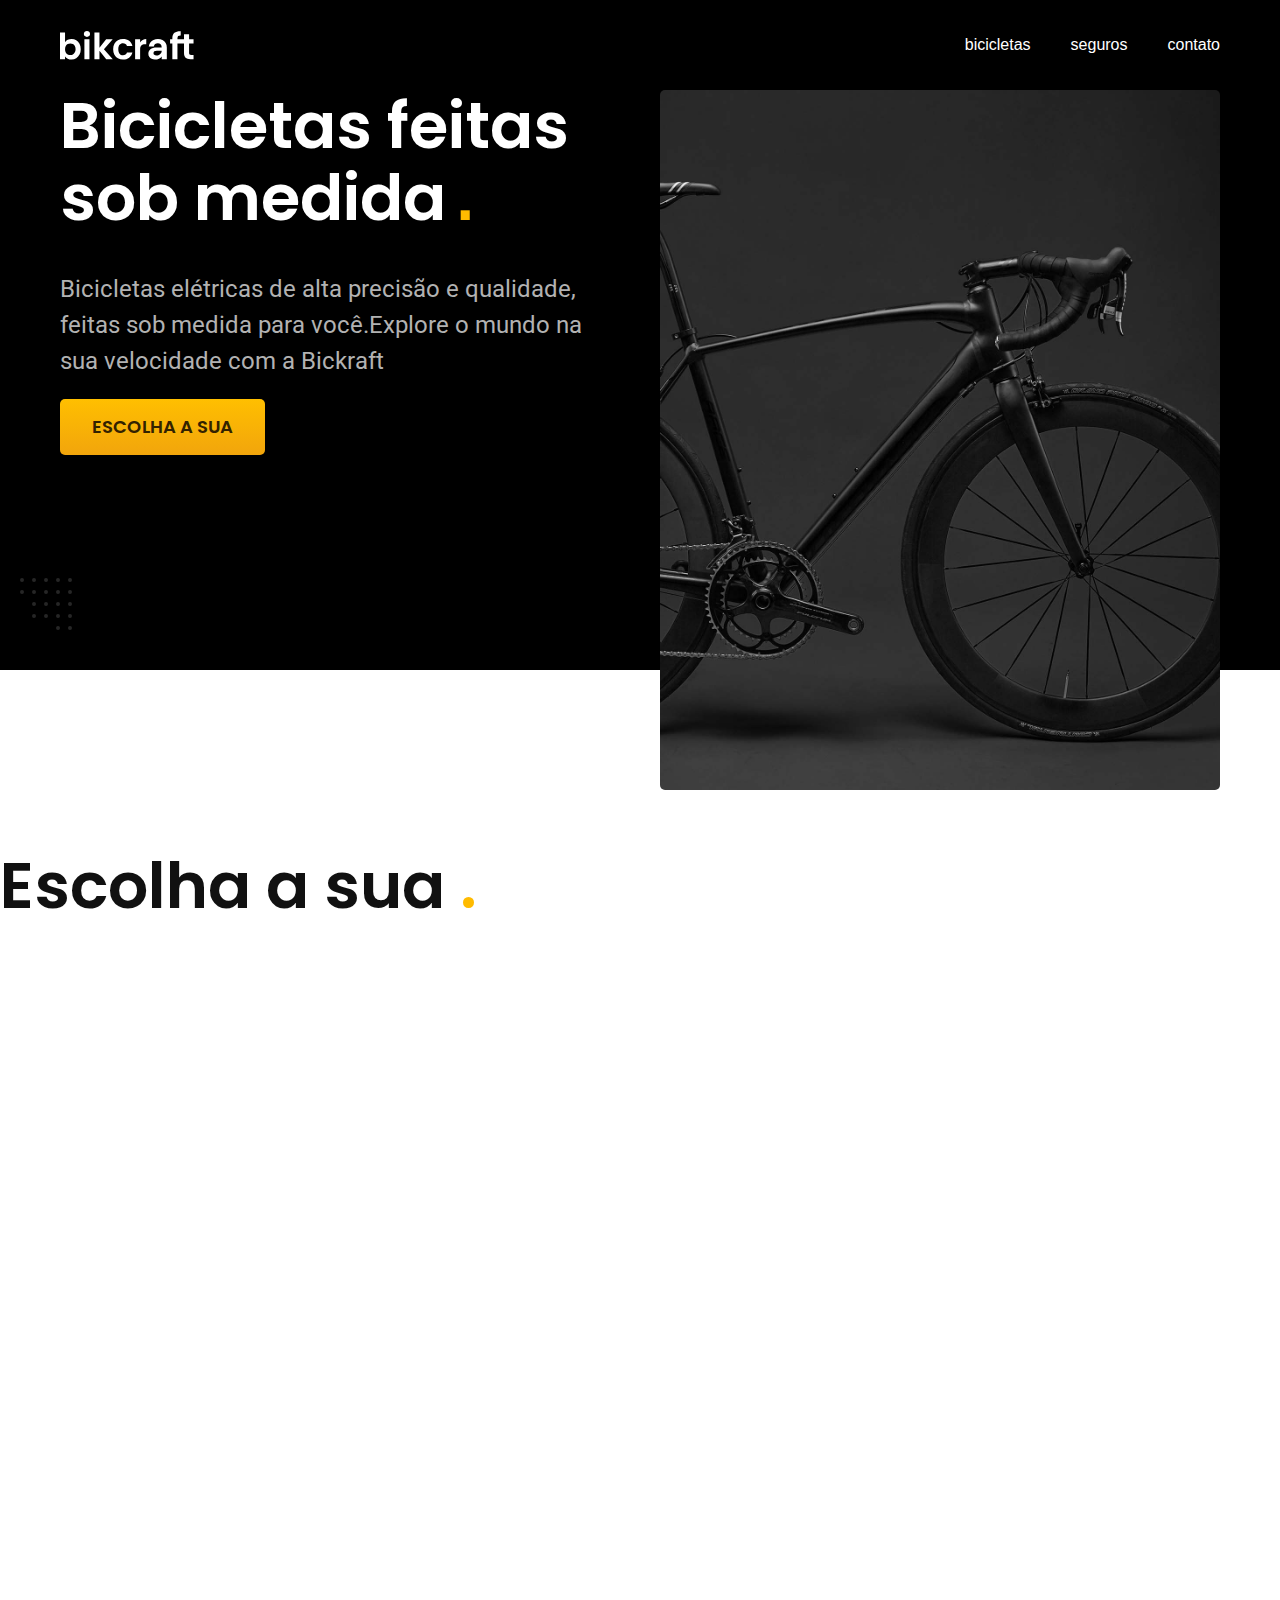
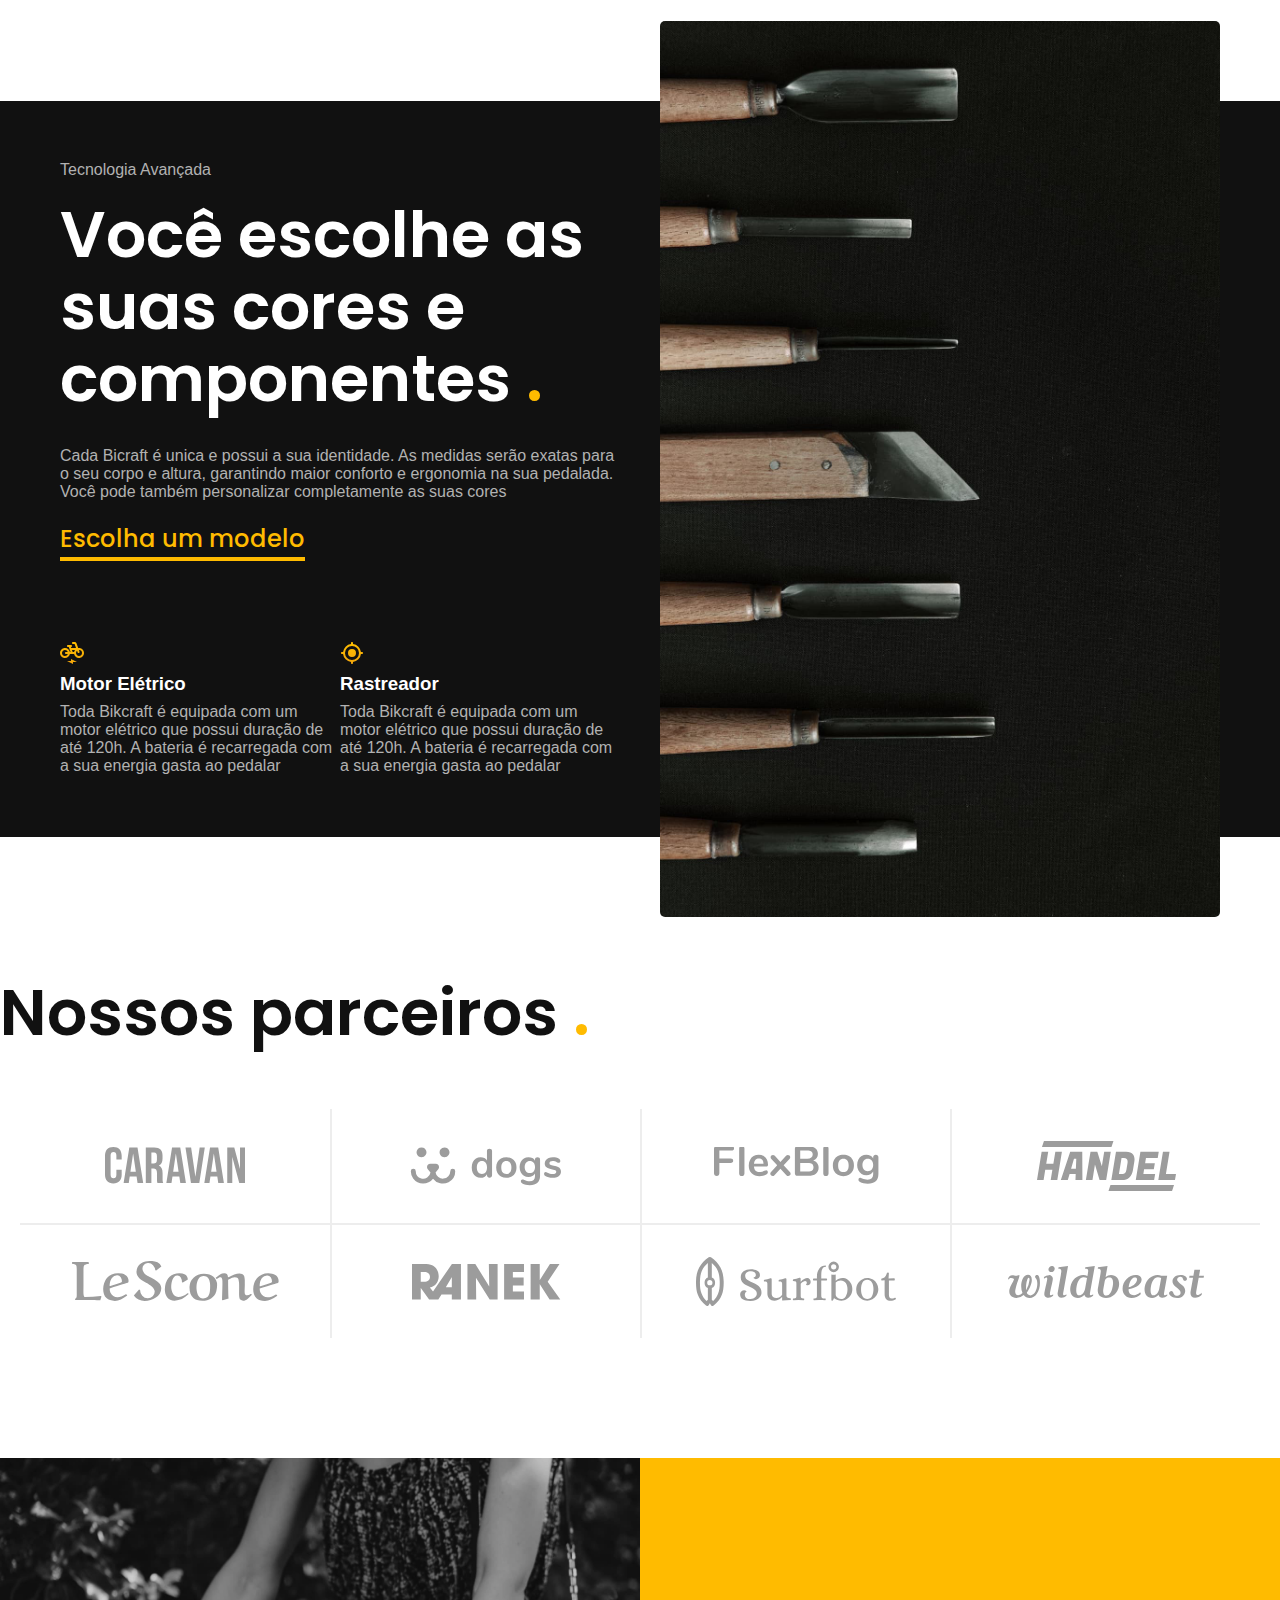
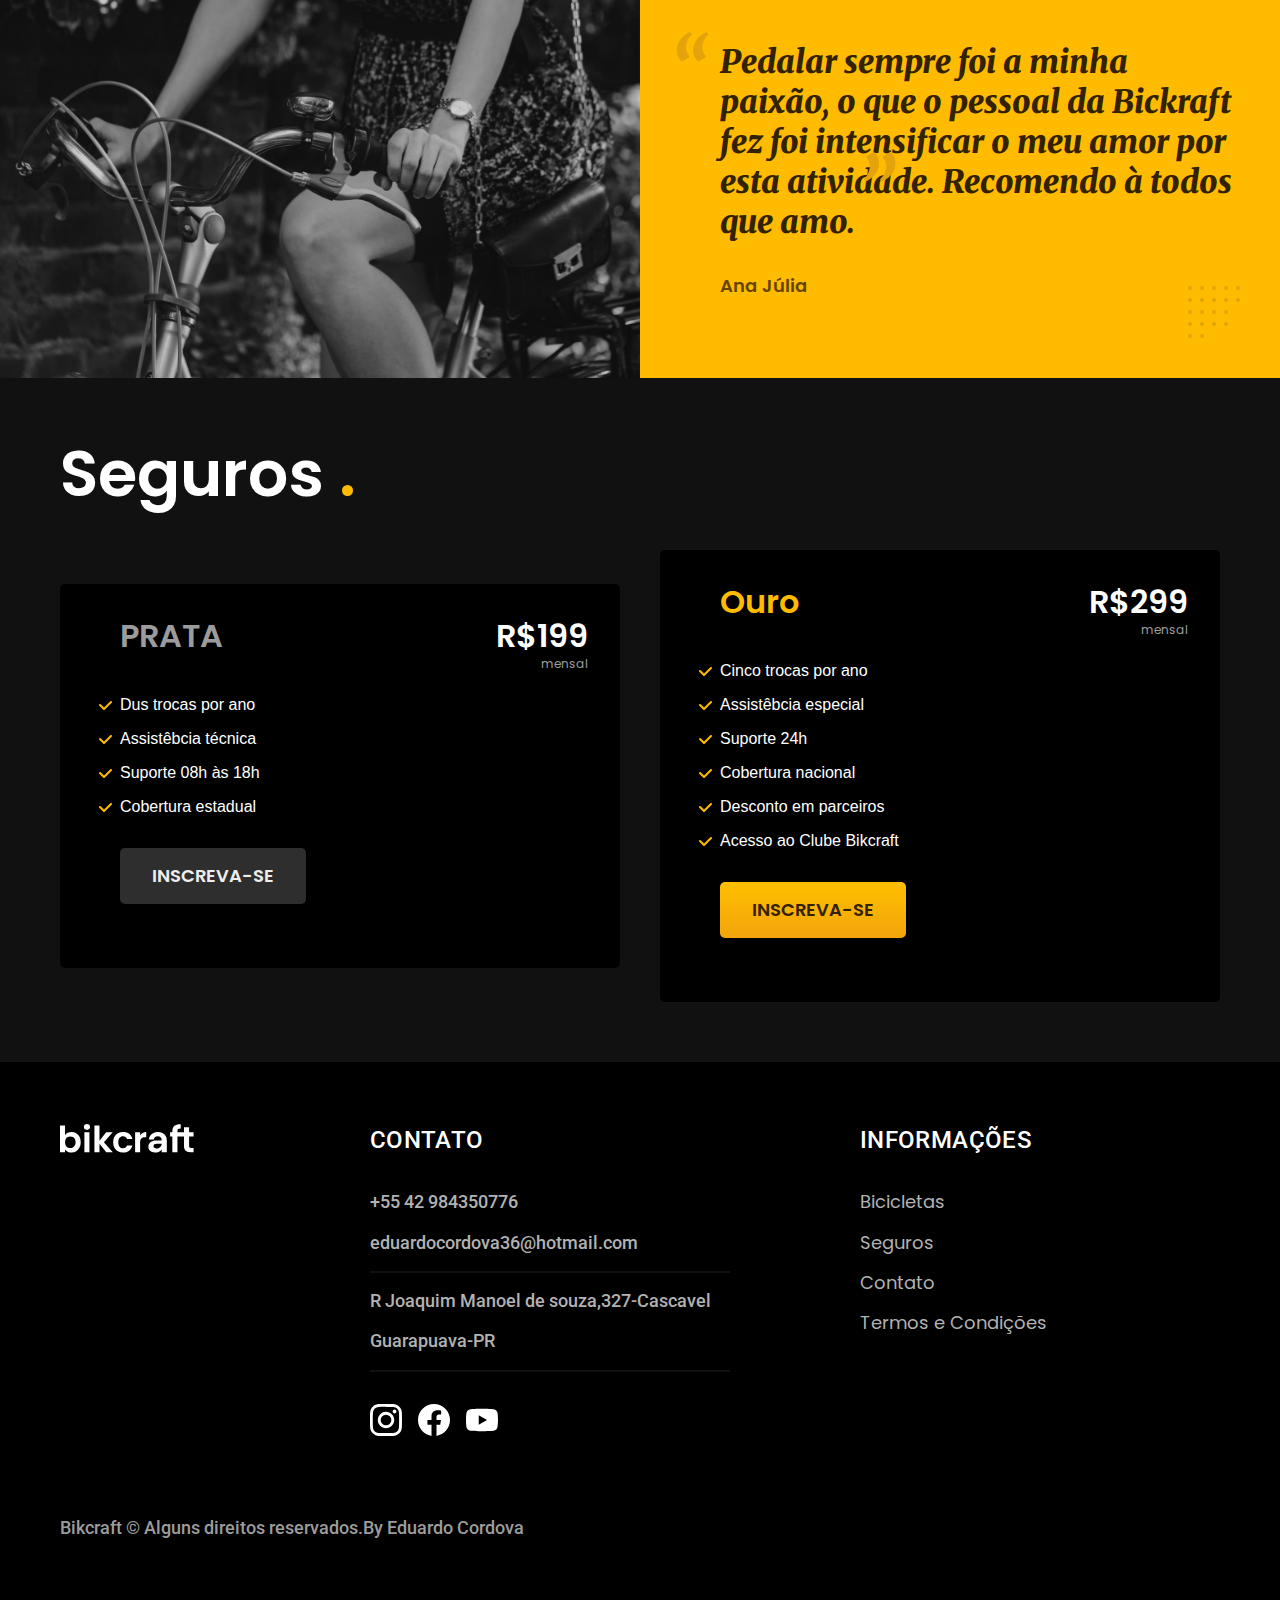
<file: index.html>
<!DOCTYPE html>
<html lang="Pt-br">

<head>
  <meta charset="UTF-8">
  <meta http-equiv="X-UA-Compatible" content="IE=edge">
  <meta name="viewport" content="width=device-width, initial-scale=1.0">
  <title>bikcraft</title>
  <meta name="description" content="A infocartuchos esta a 20 anos no mercado trabalhando com o melhor que tem para lhe oferecer.">

  <link rel="icon" href="./favicon.svg" type="image/svg+xml">
  <link rel="preload" href="./css/style.min.css" as="style">
  <link rel="stylesheet" href="./css/style.min.css">

  <script> document.documentElement.classList.add('js');</script>

  <link rel="preconnect" href="https://fonts.googleapis.com">
  <link rel="preconnect" href="https://fonts.gstatic.com" crossorigin>
  <link href="https://fonts.googleapis.com/css2?family=Merriweather:ital,wght@1,900&family=Poppins&family=Roboto:wght@400;500&display=swap" rel="stylesheet">

</head>

<body>
  <header class="header-bg">
    <div class="header container">
      <a href="./"><img src="./img/bikcraft.svg" width="136" height="32" alt="bikcraft">
      </a>
      <nav aria-label="primaria">
        <ul class="header-menu font-m cor-0">
          <li><a href="./bicicletas.html">bicicletas</a></li>
          <li><a href="./seguros.html">seguros</a></li>
          <li><a href="./contato.html">contato</a> </li>
        </ul>
      </nav>
    </div>
  </header>

  <main class="intruducao-bg">
    <div class="introducao container">
      <div class="introducao-conteudo">
        <h1 class="font-1-xxl --cor-0 fadeInDown" data-anime="200">Bicicletas feitas sob medida<samp class="cor-p1">.</samp></h1>
        <p class="fonte 2-l cor-5 fadeInDown" data-anime="400">Bicicletas elétricas de alta precisão e qualidade, feitas sob medida para você.Explore o mundo na sua velocidade com a Bickraft</p>
        <a class="botao" data-anime="600" cal href="./bicicletas.html">Escolha a sua</a>
      </div>
      <picture class="fadeInRightMax" data-anime="800">
        <source media="(max-width: 800px)" srcset="./img/bicicletas/nimbus.jpg">
        <img src="./img/fotos/introducao.jpg" alt="bicicleta eletrica preta">
      </picture>
    </div>
  </main>

  <article class="bicicletas-lista">
    <h2 class="font-1-xxl" data-anime="1000">Escolha a sua <span class="cor-p1">.</span></h2>

    <ul class="container bicicletas-lista-items fadeInUp" data-anime="1200">
      <li>
        <a href="./bicicletas/magic.html">
          <img src="./img/bicicletas/magic-home.jpg" width="920" height="1040" alt="bicileta preta">
          <h3 class="font-1-xl">Magic Might</h3>
          <span class="fonte-2-m cor-8">R$2499</span>
        </a>
      </li>
      <li>
        <a href="./bicicletas/nimbus.html">
          <img src="./img/bicicletas/nimbus-home.jpg" width="920" height="1040" alt="bicileta preta">
          <h3 class="font-1-xl">Nimbus Stark </h3>
          <span class="fonte-2-m cor-8">R$4999</span>
        </a>
      </li>
      <li>
        <a href="./bicicletas/nebula.html">
          <img src="./img/bicicletas/nebula-home.jpg" width="920" height="1040" alt="bicileta branca">
          <h3 class="font-1-xl">Nebula Cosmic</h3>
          <span class="fonte-2-m cor-8">R$3999</span>
        </a>
      </li>
    </ul>
  </article>
  <article class="tecnologia-bg">
    <div class="tecnologia container">
      <div class="tecnologia-conteudo">
        <span class="font2-l-b cor-5">Tecnologia Avançada</span>
        <h2 class=" font-1-xxl cor-0">Você escolhe as suas cores e componentes <span class="cor-p1">.</span></h2>
        <p class="fonte-2-l cor-5">Cada Bicraft é unica e possui a sua identidade. As medidas serão exatas para o seu corpo e altura, garantindo maior conforto e ergonomia na sua pedalada. Você pode também personalizar completamente as suas cores</p>
        <a class="link" href="./bicicletas.html">Escolha um modelo</a>
        <div class="tecnologia-vantagens">
          <div>
            <img src="./img/icones/eletrica.svg" width="24" height="24" alt="">
            <h3 class="fonte-1-m cor-0">Motor Elétrico</h3>
            <p class="fonte-2-s cor-5">Toda Bikcraft é equipada com um motor elétrico que possui duração de até 120h. A bateria é recarregada com a sua energia gasta ao pedalar</p>
          </div>
          <div>
            <img src="./img/icones/rastreador.svg" width="24" height="24" alt="">
            <h3 class="fonte-1-m cor-0">Rastreador</h3>
            <p class="fonte-2-s cor-5">Toda Bikcraft é equipada com um motor elétrico que possui duração de até 120h. A bateria é recarregada com a sua energia gasta ao pedalar</p>
          </div>
        </div>
      </div>
      <div class="tecnologia-imagem">
        <img src="./img/fotos/tecnologia.jpg" width="1200" height="1920" alt="">
      </div>
    </div>
  </article>

  <section class="parceiros" aria-label="Nossos Parceiros">
    <h2 class="font-1-xxl">Nossos parceiros <span class="cor-p1">.</span></h2>
    <ul>
      <li><img src="./img/parceiros/caravan.svg" width="140" height="38" alt="caravan"></li>
      <li><img src="./img/parceiros/dogs.svg" width="152" height="39" alt="dogs"></li>
      <li><img src="./img/parceiros/flexblog.svg" width="165" height="38" alt="flexblog"></li>
      <li><img src="./img/parceiros/handel.svg" width="139" height="50" alt="handel"></li>
      <li><img src="./img/parceiros/lescone.svg" width="208" height="41" alt="lescone"></li>
      <li><img src="./img/parceiros/ranek.svg" width="149" height="36" alt="ranek"></li>
      <li><img src="./img/parceiros/surfbot.svg" width="200" height="49" alt="surfbot"></li>
      <li><img src="./img/parceiros/wildbeast.svg" width="196" height="34" alt="wildbeast"></li>
    </ul>
  </section>
  <section class="depoimento" aria-label="Depoimento">
    <div>
      <img src="./img/fotos/depoimento.jpg" width="1560" height="1320" alt="Pessoa pedalando uma bicicleta">
    </div>
    <div class="depoimento-conteudo">
      <blockquote class="font-1-xl cor-p5">
        <p>Pedalar sempre foi a minha paixão, o que o pessoal da Bickraft fez foi intensificar o meu amor por esta atividade. Recomendo à todos que amo.</p>
      </blockquote>
      <span class="font-1-m-b cor-p4">Ana Júlia</span>
    </div>
  </section>
  <article class="seguros-bg">
    <div class="seguros container">
      <h2 class=" font-1-xxl cor-0">Seguros <span class="cor-p1">.</span></h2>
      <dir class="seguros-item">
        <h3 class="font-1-xl cor-6">PRATA</h3>
        <span class="font-1-xl cor-0">R$199<span class="font-1-xs cor-6">mensal </span></span>
        <ul class="fonte-2-m cor-0">
          <li>Dus trocas por ano</li>
          <li>Assistêbcia técnica</li>
          <li>Suporte 08h às 18h</li>
          <li>Cobertura estadual</li>
        </ul>
        <a class="botao secundario" href="./orcamento.html">Inscreva-se</a>
      </dir>

      <div class="seguros-item">
        <h3 class="font-1-xl cor-p1">Ouro</h3>
        <span class="font-1-xl cor-0">R$299<span class="font-1-xs cor-6">mensal </span></span>
        <ul class="fonte-2-m cor-0">
          <li>Cinco trocas por ano</li>
          <li>Assistêbcia especial</li>
          <li>Suporte 24h</li>
          <li>Cobertura nacional</li>
          <li>Desconto em parceiros</li>
          <li>Acesso ao Clube Bikcraft</li>
        </ul>
        <a class="botao" href="./orcamento.html">Inscreva-se</a>
      </div>
    </div>

  </article>
  <footer class="footer-bg">
    <div class="footer container">
      <img src="./img/bikcraft.svg" width="136" height="32" alt="Bikcraft">
      <div class="footer-contato">
        <h3 class="font-2-l-b cor-0">Contato</h3>
        <ul class="font-2-m cor-5">
          <li><a href="tel:+5542984350776">+55 42 984350776</a></li>
          <li><a href="mailto:eduardocordova36@hotmail.com">eduardocordova36@hotmail.com</a></li>
          <li>R Joaquim Manoel de souza,327-Cascavel</li>
          <li>Guarapuava-PR</li>
        </ul>
        <div class="footer-redes">
          <a href="./">
            <img src="./img/redes/instagram.svg" width="32" height="32" alt="Instagram">
          </a>
          <a href="./">
            <img src="./img/redes/facebook.svg" width="32" height="32" alt="Facebook">
          </a>
          <a href="./">
            <img src="./img/redes/youtube.svg" width="32" height="32" alt="Youtube">
          </a>
        </div>
      </div>
      <div class="footer-informacoes">
        <h3 class="font-2-l-b cor-0">Informações</h3>
        <nav>
          <ul class="font-1-m cor-5">
            <li><a href="./bicicletas.html">Bicicletas</a></li>
            <li><a href="./seguros.html">Seguros</a></li>
            <li><a href="./contato.html">Contato</a></li>
            <li><a href="./termos.html">Termos e Condições</a></li>
          </ul>
        </nav>
      </div>
      <p class="footer-copy font-2-m cor-6">Bikcraft © Alguns direitos reservados.By Eduardo Cordova</p>
    </div>
  </footer>
  <script src="./js/plugins/simple-anime.js"></script>
  <script src="./js/script.js"></script>

</html>
</file>
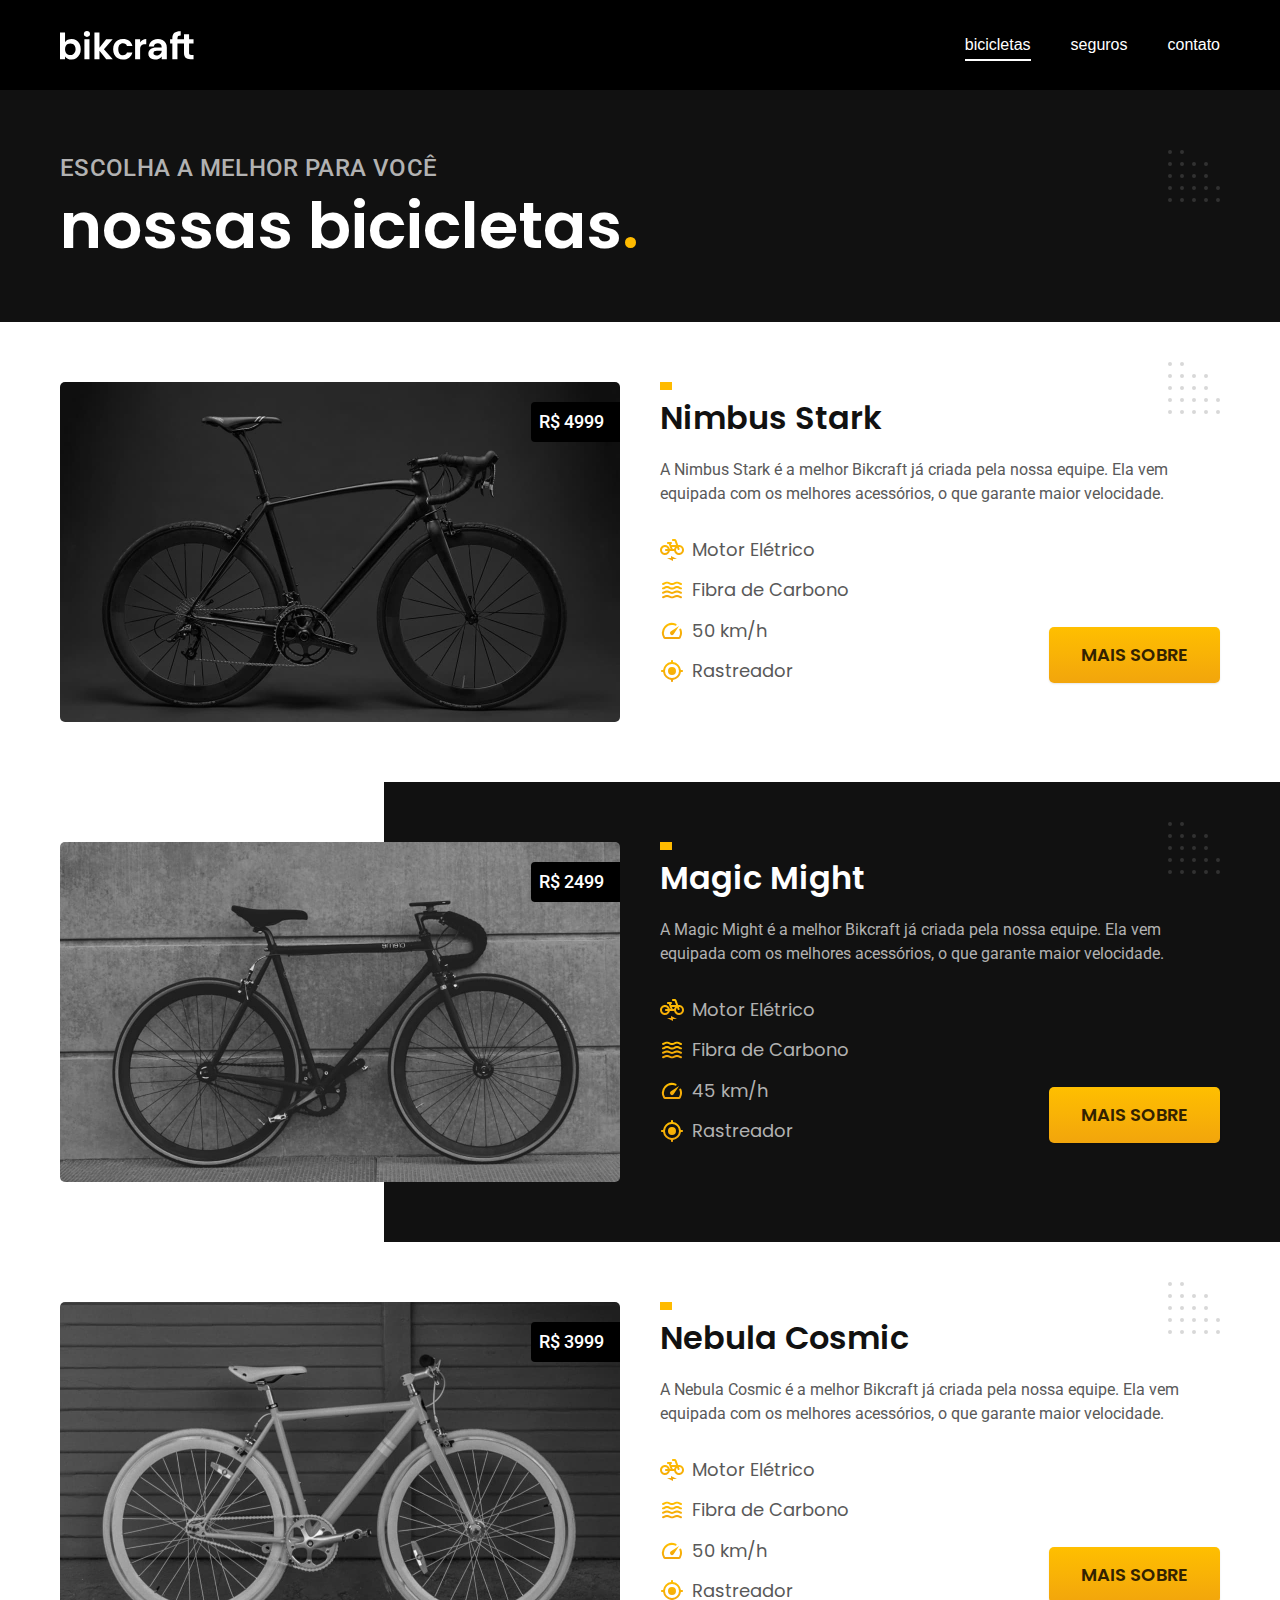
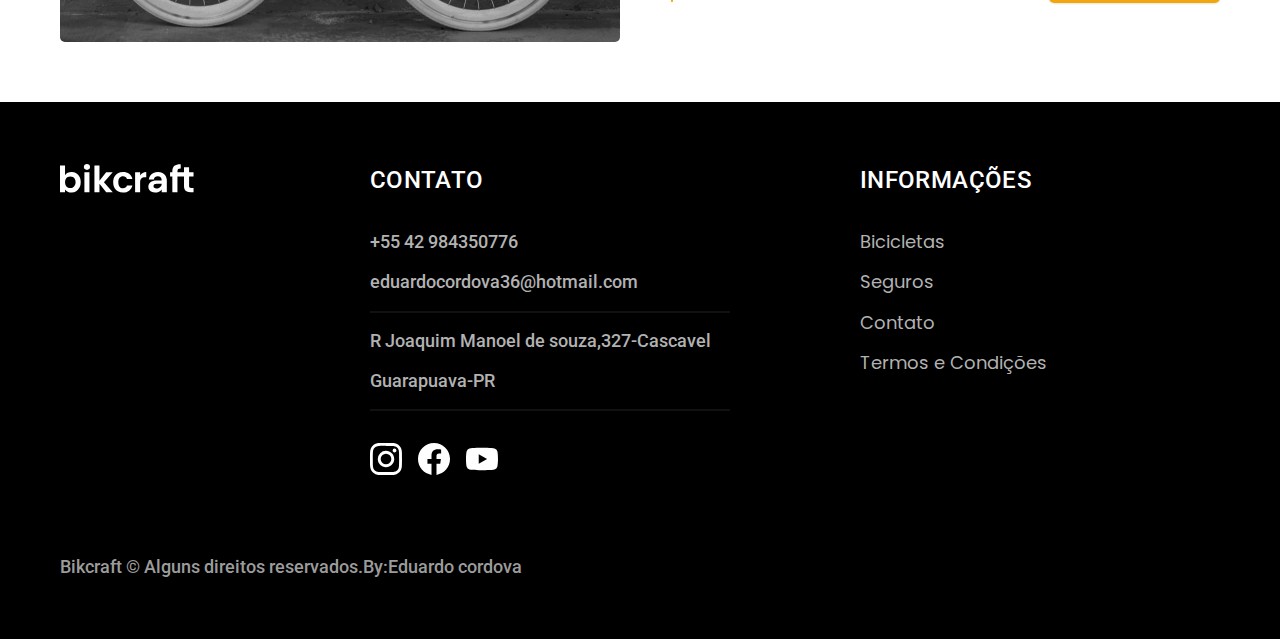
<file: bicicletas.html>
<!DOCTYPE html>
<html lang="PT=BR">

<head>
  <meta charset="UTF-8">
  <meta http-equiv="X-UA-Compatible" content="IE=edge">
  <meta name="viewport" content="width=device-width, initial-scale=1.0">
  <title>Bicicletas | bikcraft</title>
  <meta name="description" content="Bicicletas">
  <link rel="icon" href="./favicon.svg" type="image/svg+xml">
  <link rel="preload" href="./css/style.min.css" as="style">
  <link rel="stylesheet" href="./css/style.min.css">


  <script> document.documentElement.classList.add('js');</script>

  <link rel="preconnect" href="https://fonts.googleapis.com">
  <link rel="preconnect" href="https://fonts.gstatic.com" crossorigin>
  <link href="https://fonts.googleapis.com/css2?family=Merriweather:ital,wght@1,900&family=Poppins&family=Roboto:wght@400;500&display=swap" rel="stylesheet">
</head>

<body id="bicicletas">
  <header class="header-bg">
    <div class="header container">
      <a href="./"><img src="./img/bikcraft.svg" alt="bikcraft">
      </a>
      <nav aria-label="primaria">
        <ul class="header-menu font-m cor-0">
          <li><a href="./bicicletas.html">bicicletas</a></li>
          <li><a href="./seguros.html">seguros</a></li>
          <li><a href="./contato.html">contato</a> </li>
        </ul>
      </nav>
    </div>
  </header>

  <main>
    <div class="titulo-bg">
      <div class="titulo container">
        <p class="font-2-l-b cor-5">Escolha a melhor para você</p>
        <h1 class="font-1-xxl cor-0">nossas bicicletas<span class="cor-p1">.</span></h1>
      </div>
    </div>

    <div class="bicicletas container">
      <div class="bicicletas-imagem">
        <img src="./img/bicicletas/nimbus.jpg" alt="Bicicleta preta">
        <span class="font-2-m cor-0">R$ 4999</span>
      </div>
      <div class="bicicletas-conteudo">
        <h2 class="font-1-xl">Nimbus Stark</h2>
        <p class="font-2-s cor-8">A Nimbus Stark é a melhor Bikcraft já criada pela nossa equipe. Ela vem equipada com os melhores acessórios, o que garante maior velocidade.</p>
        <ul class="font-1-m cor-8">
          <li>
            <img src="./img/icones/eletrica.svg" alt="">
            Motor Elétrico
          </li>
          <li>
            <img src="./img/icones/carbono.svg" alt="">
            Fibra de Carbono
          </li>
          <li>
            <img src="./img/icones/velocidade.svg" alt="">
            50 km/h
          </li>
          <li>
            <img src="./img/icones/rastreador.svg" alt="">
            Rastreador
          </li>
        </ul>
        <a class="botao seta" href="./bicicletas/nimbus.html">Mais Sobre</a>
      </div>
    </div>

    <div class="bicicletas-bg">
      <div class="bicicletas container">
        <div class="bicicletas-imagem">
          <img src="./img/bicicletas/magic.jpg" alt="Bicicleta preta">
          <span class="font-2-m cor-0">R$ 2499</span>
        </div>
        <div class="bicicletas-conteudo">
          <h2 class="font-1-xl cor-0">Magic Might</h2>
          <p class="font-2-s cor-5">A Magic Might é a melhor Bikcraft já criada pela nossa equipe. Ela vem equipada com os melhores acessórios, o que garante maior velocidade.</p>
          <ul class="font-1-m cor-5">
            <li>
              <img src="./img/icones/eletrica.svg" alt="">
              Motor Elétrico
            </li>
            <li>
              <img src="./img/icones/carbono.svg" alt="">
              Fibra de Carbono
            </li>
            <li>
              <img src="./img/icones/velocidade.svg" alt="">
              45 km/h
            </li>
            <li>
              <img src="./img/icones/rastreador.svg" alt="">
              Rastreador
            </li>
          </ul>
          <a class="botao seta" href="./bicicletas/magic.html">Mais Sobre</a>
        </div>
      </div>
    </div>

    <div class="bicicletas container">
      <div class="bicicletas-imagem">
        <img src="./img/bicicletas/nebula.jpg" alt="Bicicleta preta">
        <span class="font-2-m cor-0">R$ 3999</span>
      </div>
      <div class="bicicletas-conteudo">
        <h2 class="font-1-xl">Nebula Cosmic</h2>
        <p class="font-2-s cor-8">A Nebula Cosmic é a melhor Bikcraft já criada pela nossa equipe. Ela vem equipada com os melhores acessórios, o que garante maior velocidade.</p>
        <ul class="font-1-m cor-8">
          <li>
            <img src="./img/icones/eletrica.svg" alt="">
            Motor Elétrico
          </li>
          <li>
            <img src="./img/icones/carbono.svg" alt="">
            Fibra de Carbono
          </li>
          <li>
            <img src="./img/icones/velocidade.svg" alt="">
            50 km/h
          </li>
          <li>
            <img src="./img/icones/rastreador.svg" alt="">
            Rastreador
          </li>
        </ul>
        <a class="botao seta" href="./bicicletas/nebula.html">Mais Sobre</a>
      </div>
    </div>

  </main>

  <footer class="footer-bg">
    <div class="footer container">
      <img src="./img/bikcraft.svg" width="136" height="32" alt="Bikcraft">
      <div class="footer-contato">
        <h3 class="font-2-l-b cor-0">Contato</h3>
        <ul class="font-2-m cor-5">
          <li><a href="tel:+5542984350776">+55 42 984350776</a></li>
          <li><a href="mailto:eduardocordova36@hotmail.com">eduardocordova36@hotmail.com</a></li>
          <li>R Joaquim Manoel de souza,327-Cascavel</li>
          <li>Guarapuava-PR</li>
        </ul>
        <div class="footer-redes">
          <a href="./">
            <img src="./img/redes/instagram.svg" width="32" height="32" alt="Instagram">
          </a>
          <a href="./">
            <img src="./img/redes/facebook.svg" width="32" height="32" alt="Facebook">
          </a>
          <a href="./">
            <img src="./img/redes/youtube.svg" width="32" height="32" alt="Youtube">
          </a>
        </div>
      </div>
      <div class="footer-informacoes">
        <h3 class="font-2-l-b cor-0">Informações</h3>
        <nav>
          <ul class="font-1-m cor-5">
            <li><a href="./bicicletas.html">Bicicletas</a></li>
            <li><a href="./seguros.html">Seguros</a></li>
            <li><a href="./contato.html">Contato</a></li>
            <li><a href="./termos.html">Termos e Condições</a></li>
          </ul>
        </nav>
      </div>
      <p class="footer-copy font-2-m cor-6">Bikcraft © Alguns direitos reservados.By:Eduardo cordova</p>
    </div>
  </footer>
  <script src="./js/script.js"></script>

</body>

</html>
</file>
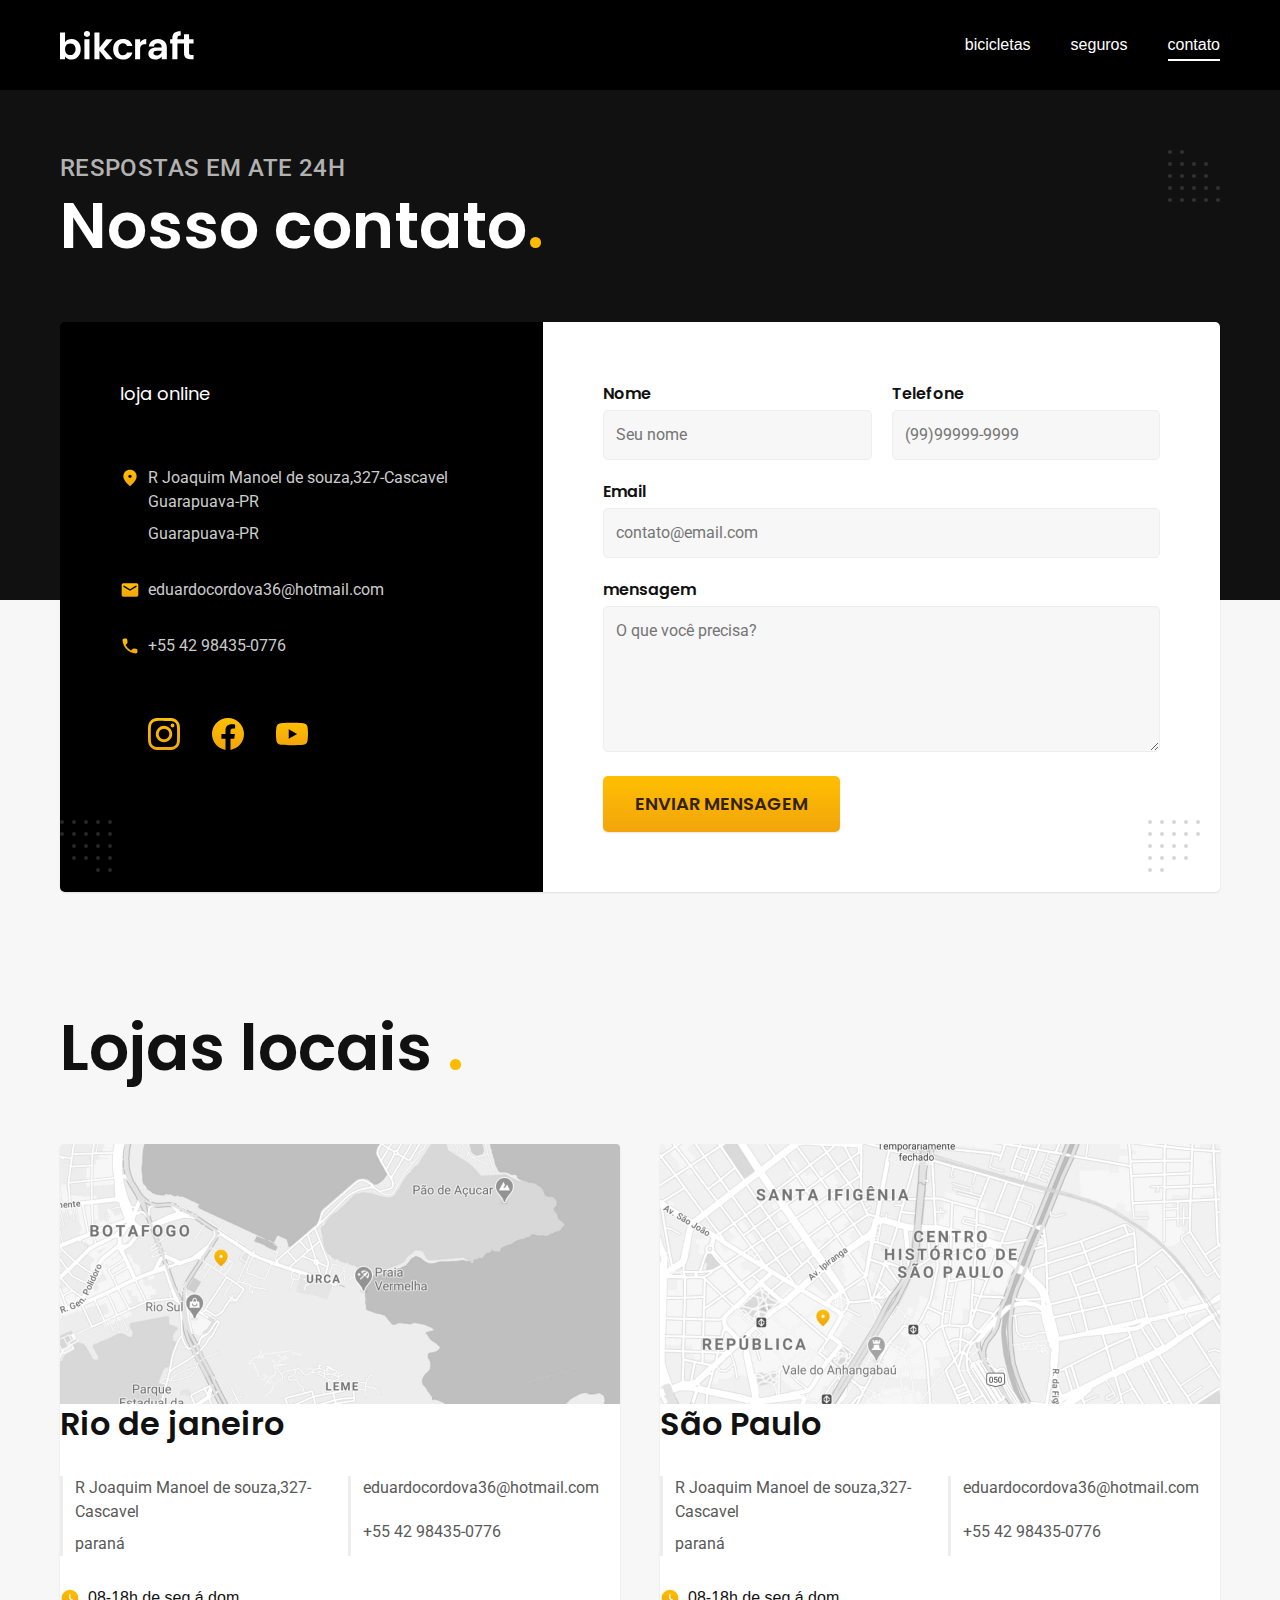
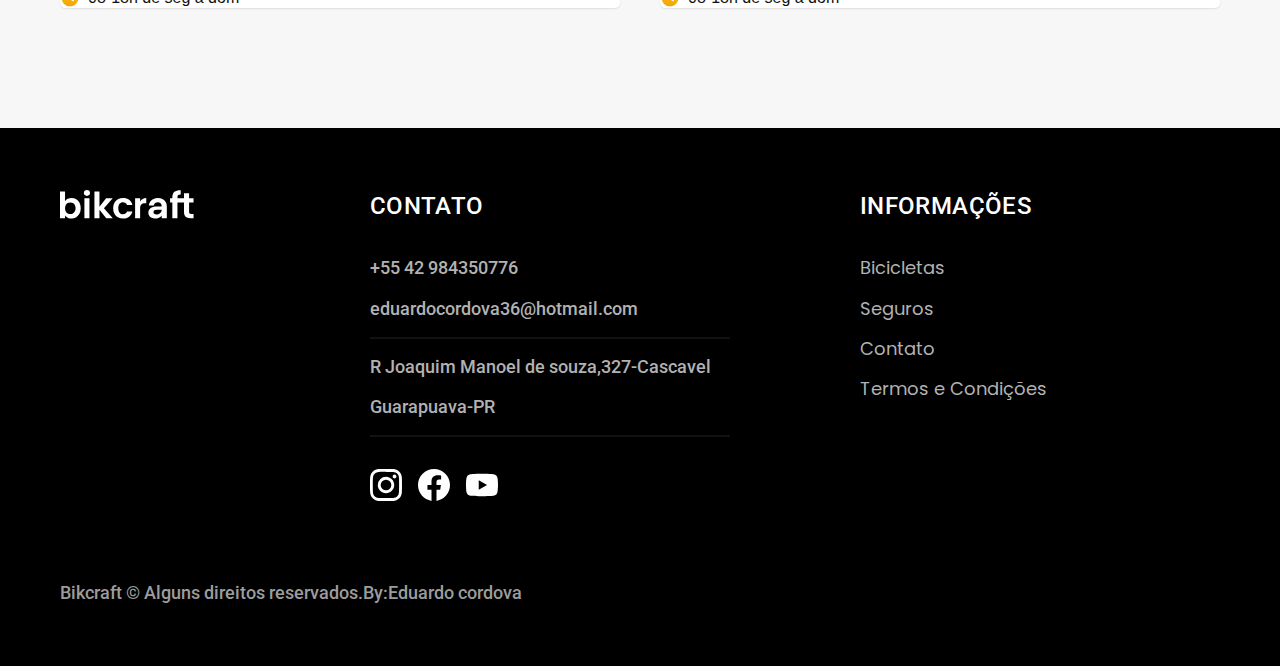
<file: contato.html>
<!DOCTYPE html>
<html lang="PT=BR">

<head>
  <meta charset="UTF-8">
  <meta http-equiv="X-UA-Compatible" content="IE=edge">
  <meta name="viewport" content="width=device-width, initial-scale=1.0">
  <title>Contato |bikcraft</title>
  <meta name="description" content="Contato">
  <link rel="icon" href="./favicon.svg" type="image/svg+xml">
  <link rel="preload" href="./css/style.min.css" as="style">
  <link rel="stylesheet" href="./css/style.min.css">

  <script> document.documentElement.classList.add('js');</script>

  <link rel="preconnect" href="https://fonts.googleapis.com">
  <link rel="preconnect" href="https://fonts.gstatic.com" crossorigin>
  <link href="https://fonts.googleapis.com/css2?family=Merriweather:ital,wght@1,900&family=Poppins&family=Roboto:wght@400;500&display=swap" rel="stylesheet">
</head>

<body id="contato">
  <header class="header-bg">
    <div class="header container">
      <a href="./"><img src="./img/bikcraft.svg" alt="bikcraft">
      </a>
      <nav aria-label="primaria">
        <ul class="header-menu font-m cor-0">
          <li><a href="./bicicletas.html">bicicletas</a></li>
          <li><a href="./seguros.html">seguros</a></li>
          <li><a href="./contato.html">contato</a> </li>
        </ul>
      </nav>
    </div>
  </header>

  <main>
    <div class="titulo-bg">
      <div class="titulo container">
        <p class="font-2-l-b cor-5">Respostas em ate 24h</p>
        <h1 class="font-1-xxl cor-0">Nosso contato<span class="cor-p1">.</span></h1>
      </div>
    </div>
    <div class="contato container">
      <section class="contato-dados" aria-label="Endereço">
        <h2 class="font-1-m cor-0">loja online</h2>
        <div class="contato-endereco font-2-s cor-4">
          <p>R Joaquim Manoel de souza,327-Cascavel
            Guarapuava-PR</p>
          <p>Guarapuava-PR</p>
        </div>
        <address class="contatos-meios font-2-s cor-4">
          <a href="mailto:eduardocordova36@hotmail.com">eduardocordova36@hotmail.com</a>
          <a href="tel:+5542984350776">+55 42 98435-0776</a>
        </address>
        <div class="contato-redes">
          <a href="./">
            <img src="./img/redes/instagram-p.svg" alt="Instagram">
          </a>
          <a href="./">
            <img src="./img/redes/facebook-p.svg" alt="Facebook">
          </a>
          <a href="./">
            <img src="./img/redes/youtube-p.svg" alt="Youtube">
          </a>
        </div>
      </section>
      <section class="contato-formulario" aria-label="formulário">
        <form class="form" action="./contato.html">
          <div>
            <label for="nome">Nome</label>
            <input type="text" id="nome" name="Nome" placeholder="Seu nome">
          </div>
          <div>
            <label for="Telefone">Telefone</label>
            <input type="text" id="Telefone" name="Telefone" placeholder="(99)99999-9999">
          </div>
          <div class="col-2">
            <label for="Email">Email</label>
            <input type="email" id="Email" name="Email" placeholder="contato@email.com">
          </div>
          <div class="col-2">
            <label for="mensagem">mensagem</label>
            <textarea rows="5" id=" mensagem" name="mensagem" placeholder="O que você precisa?"></textarea>
          </div>
          <button class="botao col-2">Enviar mensagem</button>
        </form>
      </section>
    </div>
  </main>

  <article class=" lojas container">
    <h2 class="font-1-xxl">Lojas locais <span class="cor-p1">.</span></h2>
    <div class="lojas-item">
      <img src="./img/lojas/rj.jpg" alt="loja rio de janeiro">
      <div class="lojas-conteudo">
        <h3 class="font-1-xl">Rio de janeiro</h3>
        <div class="lojas-dados font-2-s cor-8">
          <p>R Joaquim Manoel de souza,327-Cascavel</p>
          <p>paraná</p>
        </div>
        <div class="lojas-dados font-2-s cor-8">
          <a href="mailto:eduardocordova36@hotmail.com">eduardocordova36@hotmail.com</a>
          <a href="tel:+5542984350776">+55 42 98435-0776</a>
        </div>
        <p class="lojas-tempo font1-1-s"><img src="./img/icones/horario.svg" alt="">08-18h de seg á dom</p>
      </div>
    </div>

    <div class="lojas-item ">
      <img src="./img/lojas/sp.jpg" alt="loja rio de janeiro">
      <div class="lojas-conteudo">
        <h3 class="font-1-xl">São Paulo</h3>
        <div class="lojas-dados font-2-s cor-8">
          <p>R Joaquim Manoel de souza,327-Cascavel</p>
          <p>paraná</p>
        </div>
        <div class="lojas-dados font-2-s cor-8">
          <a href="mailto:eduardocordova36@hotmail.com">eduardocordova36@hotmail.com</a>
          <a href="tel:+5542984350776">+55 42 98435-0776</a>
        </div>
        <p class="lojas-tempo font1-1-s"><img src="./img/icones/horario.svg" alt="">08-18h de seg á dom</p>
      </div>
    </div>

  </article>

  <footer class="footer-bg">
    <div class="footer container">
      <img src="./img/bikcraft.svg" width="136" height="32" alt="Bikcraft">
      <div class="footer-contato">
        <h3 class="font-2-l-b cor-0">Contato</h3>
        <ul class="font-2-m cor-5">
          <li><a href="tel:+5542984350776">+55 42 984350776</a></li>
          <li><a href="mailto:eduardocordova36@hotmail.com">eduardocordova36@hotmail.com</a></li>
          <li>R Joaquim Manoel de souza,327-Cascavel</li>
          <li>Guarapuava-PR</li>
        </ul>
        <div class="footer-redes">
          <a href="./">
            <img src="./img/redes/instagram.svg" width="32" height="32" alt="Instagram">
          </a>
          <a href="./">
            <img src="./img/redes/facebook.svg" width="32" height="32" alt="Facebook">
          </a>
          <a href="./">
            <img src="./img/redes/youtube.svg" width="32" height="32" alt="Youtube">
          </a>
        </div>
      </div>
      <div class="footer-informacoes">
        <h3 class="font-2-l-b cor-0">Informações</h3>
        <nav>
          <ul class="font-1-m cor-5">
            <li><a href="./bicicletas.html">Bicicletas</a></li>
            <li><a href="./seguros.html">Seguros</a></li>
            <li><a href="./contato.html">Contato</a></li>
            <li><a href="./termos.html">Termos e Condições</a></li>
          </ul>
        </nav>
      </div>
      <p class="footer-copy font-2-m cor-6">Bikcraft © Alguns direitos reservados.By:Eduardo cordova</p>
    </div>
  </footer>
  <script src="./js/script.js"></script>

</body>

</html>
</file>
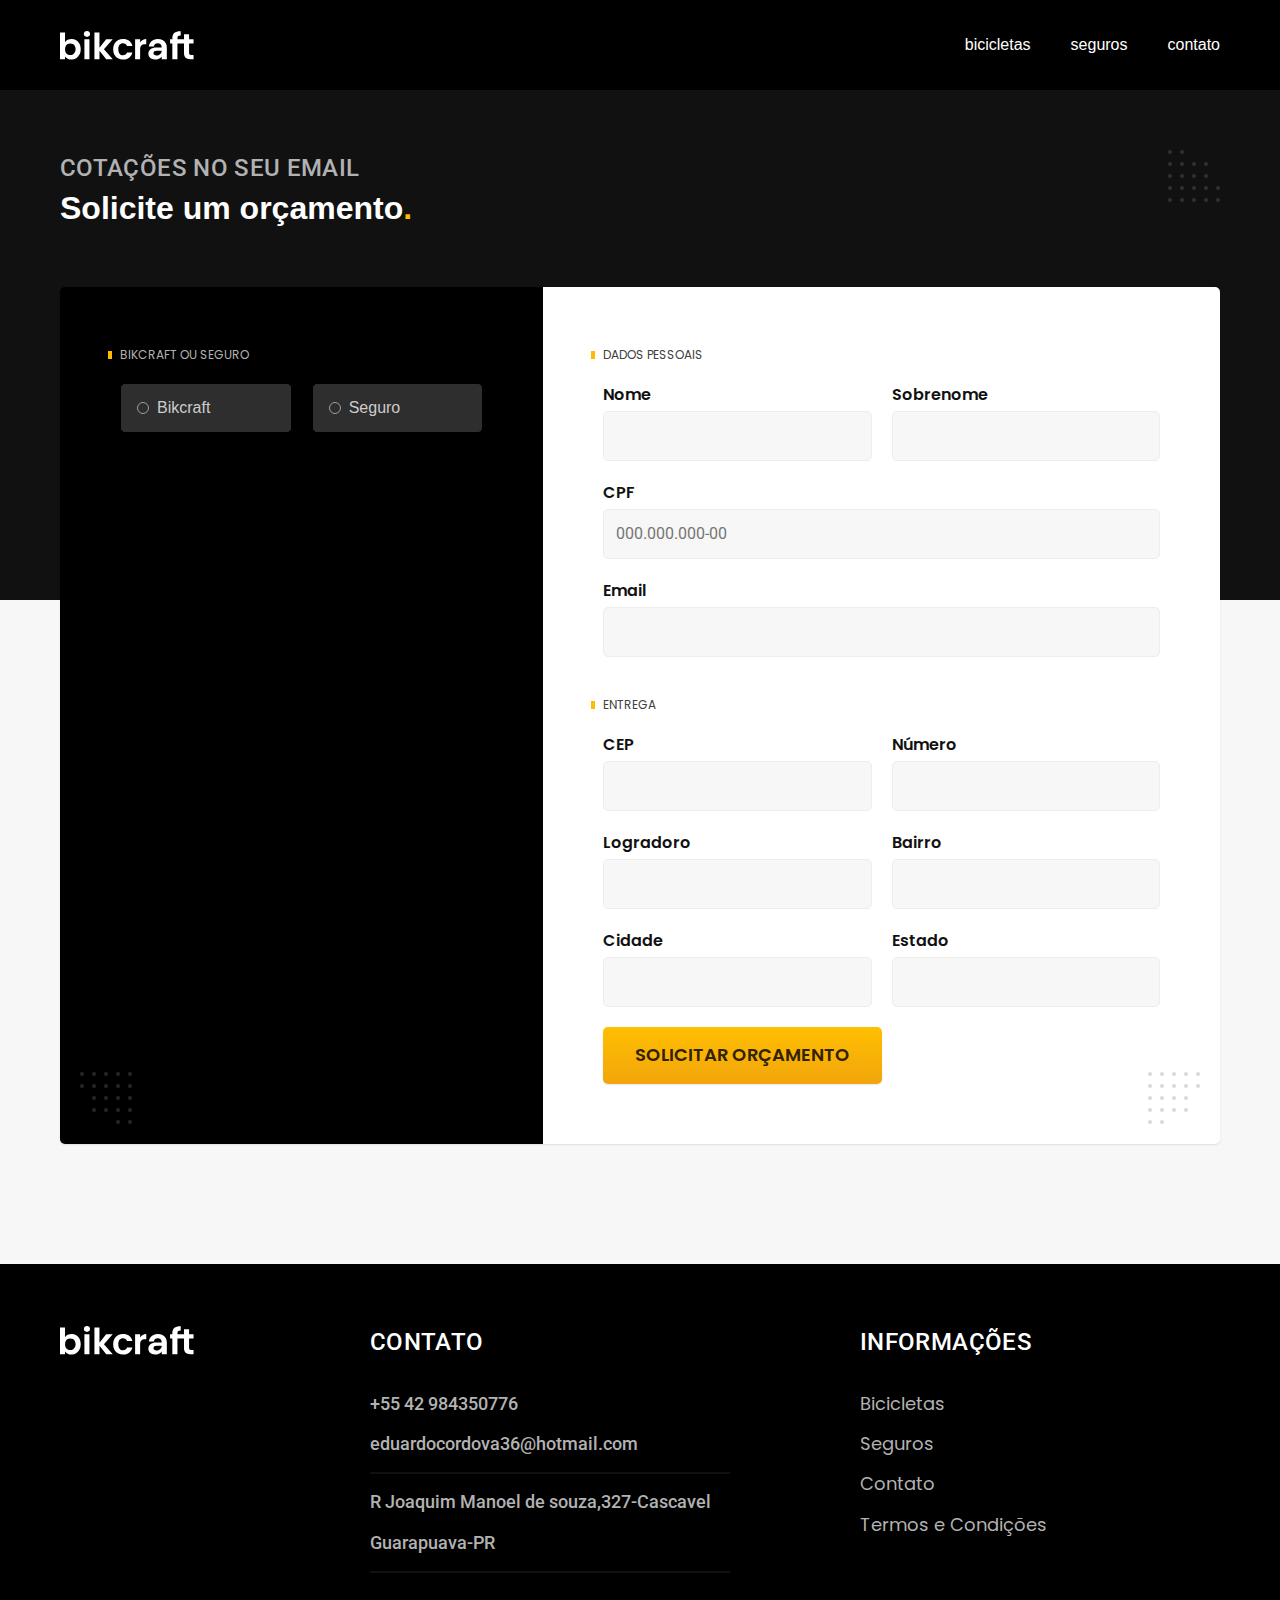
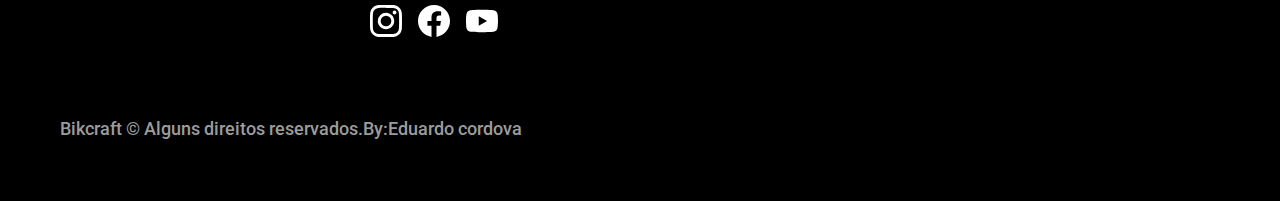
<file: orcamento.html>
<!DOCTYPE html>
<html lang="PT=BR">

<head>
  <meta charset="UTF-8">
  <meta http-equiv="X-UA-Compatible" content="IE=edge">
  <meta name="viewport" content="width=device-width, initial-scale=1.0">
  <title>Orçamento |bikcraft</title>
  <meta name="description" content="Orçamento">
  <link rel="icon" href="./favicon.svg" type="image/svg+xml">
  <link rel="preload" href="./css/style.min.css" as="style">
  <link rel="stylesheet" href="./css/style.min.css">


  <script> document.documentElement.classList.add('js');</script>

  <link rel="preconnect" href="https://fonts.googleapis.com">
  <link rel="preconnect" href="https://fonts.gstatic.com" crossorigin>
  <link href="https://fonts.googleapis.com/css2?family=Merriweather:ital,wght@1,900&family=Poppins&family=Roboto:wght@400;500&display=swap" rel="stylesheet">
</head>

<body id="orcamento">
  <header class="header-bg">
    <div class="header container">
      <a href="./"><img src="./img/bikcraft.svg" alt="bikcraft">
      </a>
      <nav aria-label="primaria">
        <ul class="header-menu font-m cor-0">
          <li><a href="./bicicletas.html">bicicletas</a></li>
          <li><a href="./seguros.html">seguros</a></li>
          <li><a href="./contato.html">contato</a> </li>
        </ul>
      </nav>
    </div>
  </header>

  <main>
    <div class="titulo-bg">
      <div class="titulo container">
        <p class="font-2-l-b cor-5">Cotações no seu email</p>
        <h1 class="fonte-1-xxl cor-0">Solicite um orçamento<span class="cor-p1">.</span></h1>
      </div>
    </div>

    <form class="orcamento container" action="./">
      <div class="orcamento-produto">
        <h2 class="font-1-xs cor-5">Bikcraft ou Seguro</h2>

        <input type="radio" name="tipo" value="bikcraft" id="bikcraft">
        <label for="bikcraft">Bikcraft</label>

        <input type="radio" name="tipo" value="bikcraft" id="seguro">
        <label for="seguro">Seguro</label>

        <div class="orcamento-conteudo" id="orcamento-bikcraft">
          <h2 class="font-1-xs cor-5">Escolha a sua</h2>

          <input type="radio" name="produto" value="nimbus" id="nimbus">
          <label for="nimbus">Nimbus Stark <span>R$4999</span> </label>
          <div class="orcamento-detalhes">
            <ul class="font-1-xs cor-8">
              <li><img src="./img/icones/eletrica.svg" alt="">Motor eletrico</li>
              <li><img src="./img/icones/carbono.svg" alt="">Fibra de carbono</li>
              <li><img src="./img/icones/velocidade.svg" alt="">50 KM/h</li>
              <li><img src="./img/icones/rastreador.svg" alt="">Rastreador</li>
            </ul>
            <img src="./img/bicicletas/nimbus.jpg" alt="bicicleta preta">
          </div>
          <input type="radio" name="produto" value="magic" id="magic">
          <label for="magic">Magic Might<span>R$2499</span></label>
          <div class="orcamento-detalhes">
            <ul class="font-1-xs cor-8">
              <li><img src="./img/icones/eletrica.svg" alt="">Motor eletrico</li>
              <li><img src="./img/icones/carbono.svg" alt="">Fibra de carbono</li>
              <li><img src="./img/icones/velocidade.svg" alt="">45 KM/h</li>
              <li><img src="./img/icones/rastreador.svg" alt="">Rastreador</li>
            </ul>
            <img src="./img/bicicletas/magic.jpg" alt="bicicleta preta">
          </div>
          <input type="radio" name="produto" value="nebula" id="nebula">
          <label for="nebula">Nebula Cosmic<span>R$3999</span></label>
          <div class="orcamento-detalhes">
            <ul class="font-1-xs cor-8">
              <li><img src="./img/icones/eletrica.svg" alt="">Motor eletrico</li>
              <li><img src="./img/icones/carbono.svg" alt="">Fibra de carbono</li>
              <li><img src="./img/icones/velocidade.svg" alt="">50 KM/h</li>
              <li><img src="./img/icones/rastreador.svg" alt="">Rastreador</li>
            </ul>
            <img src="./img/bicicletas/nebula.jpg" alt="bicicleta branca">
          </div>
        </div>

        <div class="orcamento-conteudo" id="orcamento-seguro">
          <h2 class="font-1-xs cor-5">Escolha o plano</h2>

          <input type="radio" name="produto" value="prata" id="prata">
          <label for="prata">Prata<span>R$199</span> </label>

          <input type="radio" name="produto" value="ouro" id="ouro">
          <label for="ouro">Gold <span>R$299</span> </label>

        </div>
      </div>
      <div class="orcamento-dados form">
        <h2 class="font-1-xs cor-9 col-2">Dados pessoais</h2>
        <div>
          <label for="nome">Nome</label>
          <input type="text" id="nome" name="Nome">
        </div>
        <div>
          <label for="sobrenome">Sobrenome</label>
          <input type="text" id="sobrenome" name="sobrenome">
        </div>
        <div class="col-2">
          <label for="cpf">CPF</label>
          <input type="text" id="cpf" name="cpf" placeholder="000.000.000-00">
        </div>
        <div class="col-2">
          <label for="email">Email</label>
          <input type="email" id="email" name="email">
        </div>
        <h2 class="font-1-xs cor-9 col-2">Entrega</h2>
        <div>
          <label for="cep">CEP</label>
          <input type="text" id="cep" name="cep">
        </div>
        <div>
          <label for="numero">Número</label>
          <input type="text" id="numero" name="numero">
        </div>
        <div>
          <label for="logradoro">Logradoro</label>
          <input type="text" id="logradoro" name="logradoro">
        </div>
        <div>
          <label for="bairro">Bairro</label>
          <input type="text" id="bairro" name="bairro">
        </div>
        <div>
          <label for="cidade">Cidade</label>
          <input type="text" id="cidade" name="cidade">
        </div>
        <div>
          <label for="estado">Estado</label>
          <input type="text" id="estado" name="estado">
        </div>
        <button class="botao col-2">Solicitar orçamento</button>
      </div>
    </form>
  </main>

  <footer class="footer-bg">
    <div class="footer container">
      <img src="./img/bikcraft.svg" width="136" height="32" alt="Bikcraft">
      <div class="footer-contato">
        <h3 class="font-2-l-b cor-0">Contato</h3>
        <ul class="font-2-m cor-5">
          <li><a href="tel:+5542984350776">+55 42 984350776</a></li>
          <li><a href="mailto:eduardocordova36@hotmail.com">eduardocordova36@hotmail.com</a></li>
          <li>R Joaquim Manoel de souza,327-Cascavel</li>
          <li>Guarapuava-PR</li>
        </ul>
        <div class="footer-redes">
          <a href="./">
            <img src="./img/redes/instagram.svg" width="32" height="32" alt="Instagram">
          </a>
          <a href="./">
            <img src="./img/redes/facebook.svg" width="32" height="32" alt="Facebook">
          </a>
          <a href="./">
            <img src="./img/redes/youtube.svg" width="32" height="32" alt="Youtube">
          </a>
        </div>
      </div>
      <div class="footer-informacoes">
        <h3 class="font-2-l-b cor-0">Informações</h3>
        <nav>
          <ul class="font-1-m cor-5">
            <li><a href="./bicicletas.html">Bicicletas</a></li>
            <li><a href="./seguros.html">Seguros</a></li>
            <li><a href="./contato.html">Contato</a></li>
            <li><a href="./termos.html">Termos e Condições</a></li>
          </ul>
        </nav>
      </div>
      <p class="footer-copy font-2-m cor-6">Bikcraft © Alguns direitos reservados.By:Eduardo cordova</p>
    </div>
  </footer>

  <script src="./js/script.js"></script>

</html>
</file>
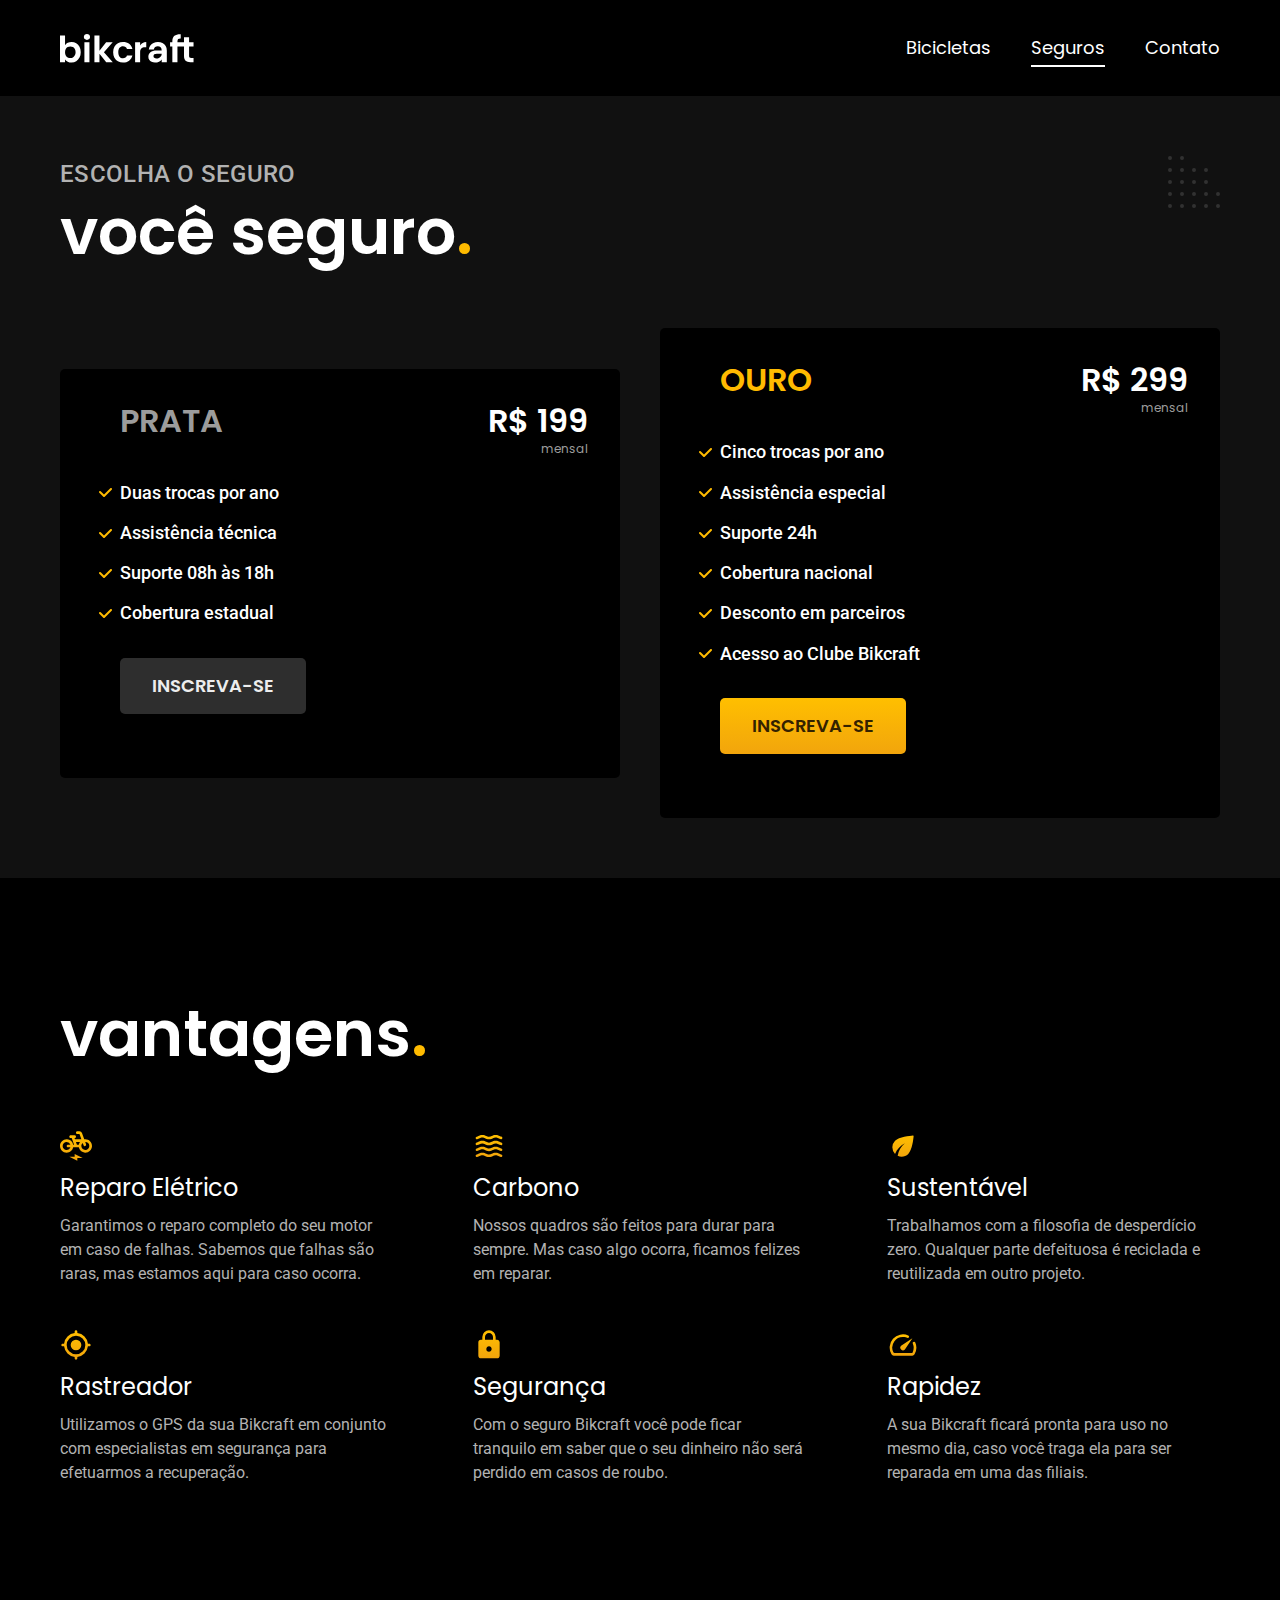
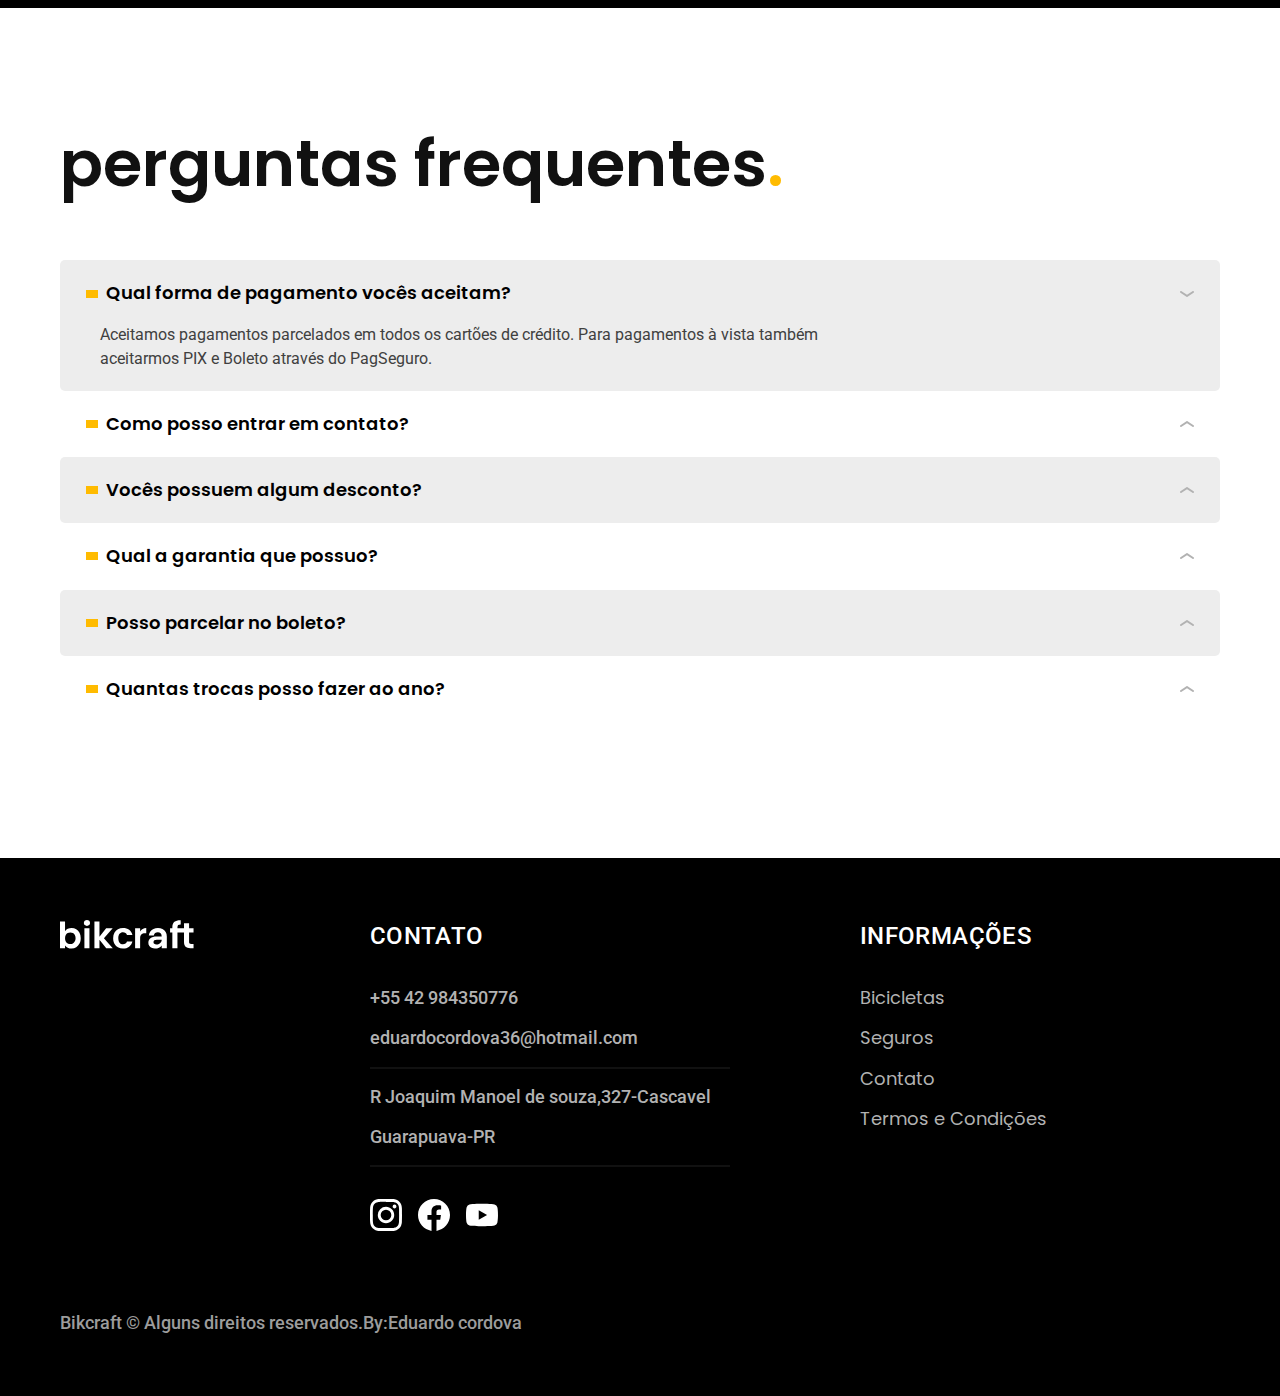
<file: seguros.html>
<!DOCTYPE html>
<html lang="pt-br">

<head>
  <meta charset="UTF-8">
  <meta name="viewport" content="width=device-width, initial-scale=1.0">

  <title>Seguros | Bikcraft</title>
  <meta name="description" content="Seguros.">

  <link rel="icon" href="./favicon.svg" type="image/svg+xml">
  <link rel="preload" href="./css/style.min.css" as="style">
  <link rel="stylesheet" href="./css/style.min.css">
  <script> document.documentElement.classList.add('js');</script>

  <link rel="preconnect" href="https://fonts.googleapis.com">
  <link rel="preconnect" href="https://fonts.gstatic.com" crossorigin>
  <link href="https://fonts.googleapis.com/css2?family=Merriweather:ital,wght@1,900&family=Poppins&family=Roboto:wght@400;500&display=swap" rel="stylesheet">
</head>

<body id="seguros">
  <header class="header-bg">
    <div class="header container">
      <a href="./">
        <img src="./img/bikcraft.svg" alt="Bikcraft">
      </a>

      <nav aria-label="primaria">
        <ul class="header-menu font-1-m cor-0">
          <li><a href="./bicicletas.html">Bicicletas</a></li>
          <li><a href="./seguros.html">Seguros</a></li>
          <li><a href="./contato.html">Contato</a></li>
        </ul>
      </nav>
    </div>
  </header>

  <main class="seguros-bg">
    <div class="titulo-bg fadeInDown" data-anime="200">
      <div class="titulo container">
        <p class="font-2-l-b cor-5">Escolha o seguro</p>
        <h1 class="font-1-xxl cor-0">você seguro<span class="cor-p1">.</span></h1>
      </div>
    </div>

    <div class="seguros container">

      <div class="seguros-item fadeInLeft" data-anime="500">
        <h3 class="font-1-xl cor-6">PRATA</h3>
        <span class="font-1-xl cor-0">R$ 199 <span class="font-1-xs cor-6">mensal</span></span>
        <ul class="font-2-m cor-0">
          <li>Duas trocas por ano</li>
          <li>Assistência técnica</li>
          <li>Suporte 08h às 18h</li>
          <li>Cobertura estadual</li>
        </ul>
        <a class="botao secundario" href="./orcamento.html?tipo=seguro&produto=prata">Inscreva-se</a>
      </div>

      <div class="seguros-item fadeInRight" data-anime="700">
        <h3 class="font-1-xl cor-p1">OURO</h3>
        <span class="font-1-xl cor-0">R$ 299 <span class="font-1-xs cor-6">mensal</span></span>
        <ul class="font-2-m cor-0">
          <li>Cinco trocas por ano</li>
          <li>Assistência especial</li>
          <li>Suporte 24h</li>
          <li>Cobertura nacional</li>
          <li>Desconto em parceiros</li>
          <li>Acesso ao Clube Bikcraft</li>
        </ul>
        <a class="botao" href="./orcamento.html?tipo=seguro&produto=ouro">Inscreva-se</a>
      </div>
    </div>
  </main>

  <article class="vantagens-bg">
    <div class="vantagens container">
      <h2 class="font-1-xxl cor-0">vantagens<span class="cor-p1">.</span></h2>
      <ul>
        <li>
          <img src="./img/icones/eletrica.svg" alt="">
          <h3 class="font-1-l cor-0">Reparo Elétrico</h3>
          <p class="font-2-s cor-5">Garantimos o reparo completo do seu motor em caso de falhas. Sabemos que falhas são raras, mas estamos aqui para caso ocorra.</p>
        </li>
        <li>
          <img src="./img/icones/carbono.svg" alt="">
          <h3 class="font-1-l cor-0">Carbono</h3>
          <p class="font-2-s cor-5">Nossos quadros são feitos para durar para sempre. Mas caso algo ocorra, ficamos felizes em reparar.</p>
        </li>
        <li>
          <img src="./img/icones/sustentavel.svg" alt="">
          <h3 class="font-1-l cor-0">Sustentável</h3>
          <p class="font-2-s cor-5">Trabalhamos com a filosofia de desperdício zero. Qualquer parte defeituosa é reciclada e reutilizada em outro projeto.</p>
        </li>
        <li>
          <img src="./img/icones/rastreador.svg" alt="">
          <h3 class="font-1-l cor-0">Rastreador</h3>
          <p class="font-2-s cor-5">Utilizamos o GPS da sua Bikcraft em conjunto com especialistas em segurança para efetuarmos a recuperação.</p>
        </li>
        <li>
          <img src="./img/icones/seguro.svg" alt="">
          <h3 class="font-1-l cor-0">Segurança</h3>
          <p class="font-2-s cor-5">Com o seguro Bikcraft você pode ficar tranquilo em saber que o seu dinheiro não será perdido em casos de roubo.</p>
        </li>
        <li>
          <img src="./img/icones/velocidade.svg" alt="">
          <h3 class="font-1-l cor-0">Rapidez</h3>
          <p class="font-2-s cor-5">A sua Bikcraft ficará pronta para uso no mesmo dia, caso você traga ela para ser reparada em uma das filiais.</p>
        </li>
      </ul>
    </div>
  </article>

  <article class="perguntas container">
    <h2 class="font-1-xxl">perguntas frequentes<span class="cor-p1">.</span></h2>

    <dl>
      <div>
        <dt><button class="font-1-m-b" aria-controls="pergunta1" aria-expanded="true">Qual forma de pagamento vocês aceitam?</button></dt>
        <dd id="pergunta1" class="font-2-s cor-9 ativa">Aceitamos pagamentos parcelados em todos os cartões de crédito. Para pagamentos à vista também aceitarmos PIX e Boleto através do PagSeguro.</dd>
      </div>
      <div>
        <dt><button class="font-1-m-b" aria-controls="pergunta2" aria-expanded="false">Como posso entrar em contato?</button></dt>
        <dd id="pergunta2" class="font-2-s cor-9">Aceitamos pagamentos parcelados em todos os cartões de crédito. Para pagamentos à vista também aceitarmos PIX e Boleto através do PagSeguro.</dd>
      </div>
      <div>
        <dt><button class="font-1-m-b" aria-controls="pergunta3" aria-expanded="false">Vocês possuem algum desconto?</button></dt>
        <dd id="pergunta3" class="font-2-s cor-9">Aceitamos pagamentos parcelados em todos os cartões de crédito. Para pagamentos à vista também aceitarmos PIX e Boleto através do PagSeguro.</dd>
      </div>
      <div>
        <dt><button class="font-1-m-b" aria-controls="pergunta4" aria-expanded="false">Qual a garantia que possuo?</button></dt>
        <dd id="pergunta4" class="font-2-s cor-9">Aceitamos pagamentos parcelados em todos os cartões de crédito. Para pagamentos à vista também aceitarmos PIX e Boleto através do PagSeguro.</dd>
      </div>
      <div>
        <dt><button class="font-1-m-b" aria-controls="pergunta5" aria-expanded="false">Posso parcelar no boleto?</button></dt>
        <dd id="pergunta5" class="font-2-s cor-9">Aceitamos pagamentos parcelados em todos os cartões de crédito. Para pagamentos à vista também aceitarmos PIX e Boleto através do PagSeguro.</dd>
      </div>
      <div>
        <dt><button class="font-1-m-b" aria-controls="pergunta6" aria-expanded="false">Quantas trocas posso fazer ao ano?</button></dt>
        <dd id="pergunta6" class="font-2-s cor-9">Aceitamos pagamentos parcelados em todos os cartões de crédito. Para pagamentos à vista também aceitarmos PIX e Boleto através do PagSeguro.</dd>
      </div>
    </dl>
  </article>

  <footer class="footer-bg">
    <div class="footer container">
      <img src="./img/bikcraft.svg" width="136" height="32" alt="Bikcraft">
      <div class="footer-contato">
        <h3 class="font-2-l-b cor-0">Contato</h3>
        <ul class="font-2-m cor-5">
          <li><a href="tel:+5542984350776">+55 42 984350776</a></li>
          <li><a href="mailto:eduardocordova36@hotmail.com">eduardocordova36@hotmail.com</a></li>
          <li>R Joaquim Manoel de souza,327-Cascavel</li>
          <li>Guarapuava-PR</li>
        </ul>
        <div class="footer-redes">
          <a href="./">
            <img src="./img/redes/instagram.svg" width="32" height="32" alt="Instagram">
          </a>
          <a href="./">
            <img src="./img/redes/facebook.svg" width="32" height="32" alt="Facebook">
          </a>
          <a href="./">
            <img src="./img/redes/youtube.svg" width="32" height="32" alt="Youtube">
          </a>
        </div>
      </div>
      <div class="footer-informacoes">
        <h3 class="font-2-l-b cor-0">Informações</h3>
        <nav>
          <ul class="font-1-m cor-5">
            <li><a href="./bicicletas.html">Bicicletas</a></li>
            <li><a href="./seguros.html">Seguros</a></li>
            <li><a href="./contato.html">Contato</a></li>
            <li><a href="./termos.html">Termos e Condições</a></li>
          </ul>
        </nav>
      </div>
      <p class="footer-copy font-2-m cor-6">Bikcraft © Alguns direitos reservados.By:Eduardo cordova</p>
    </div>
  </footer>
  <script src="./js/plugins/simple-anime.js"></script>
  <script src="./js/script.js"></script>

</html>
</file>
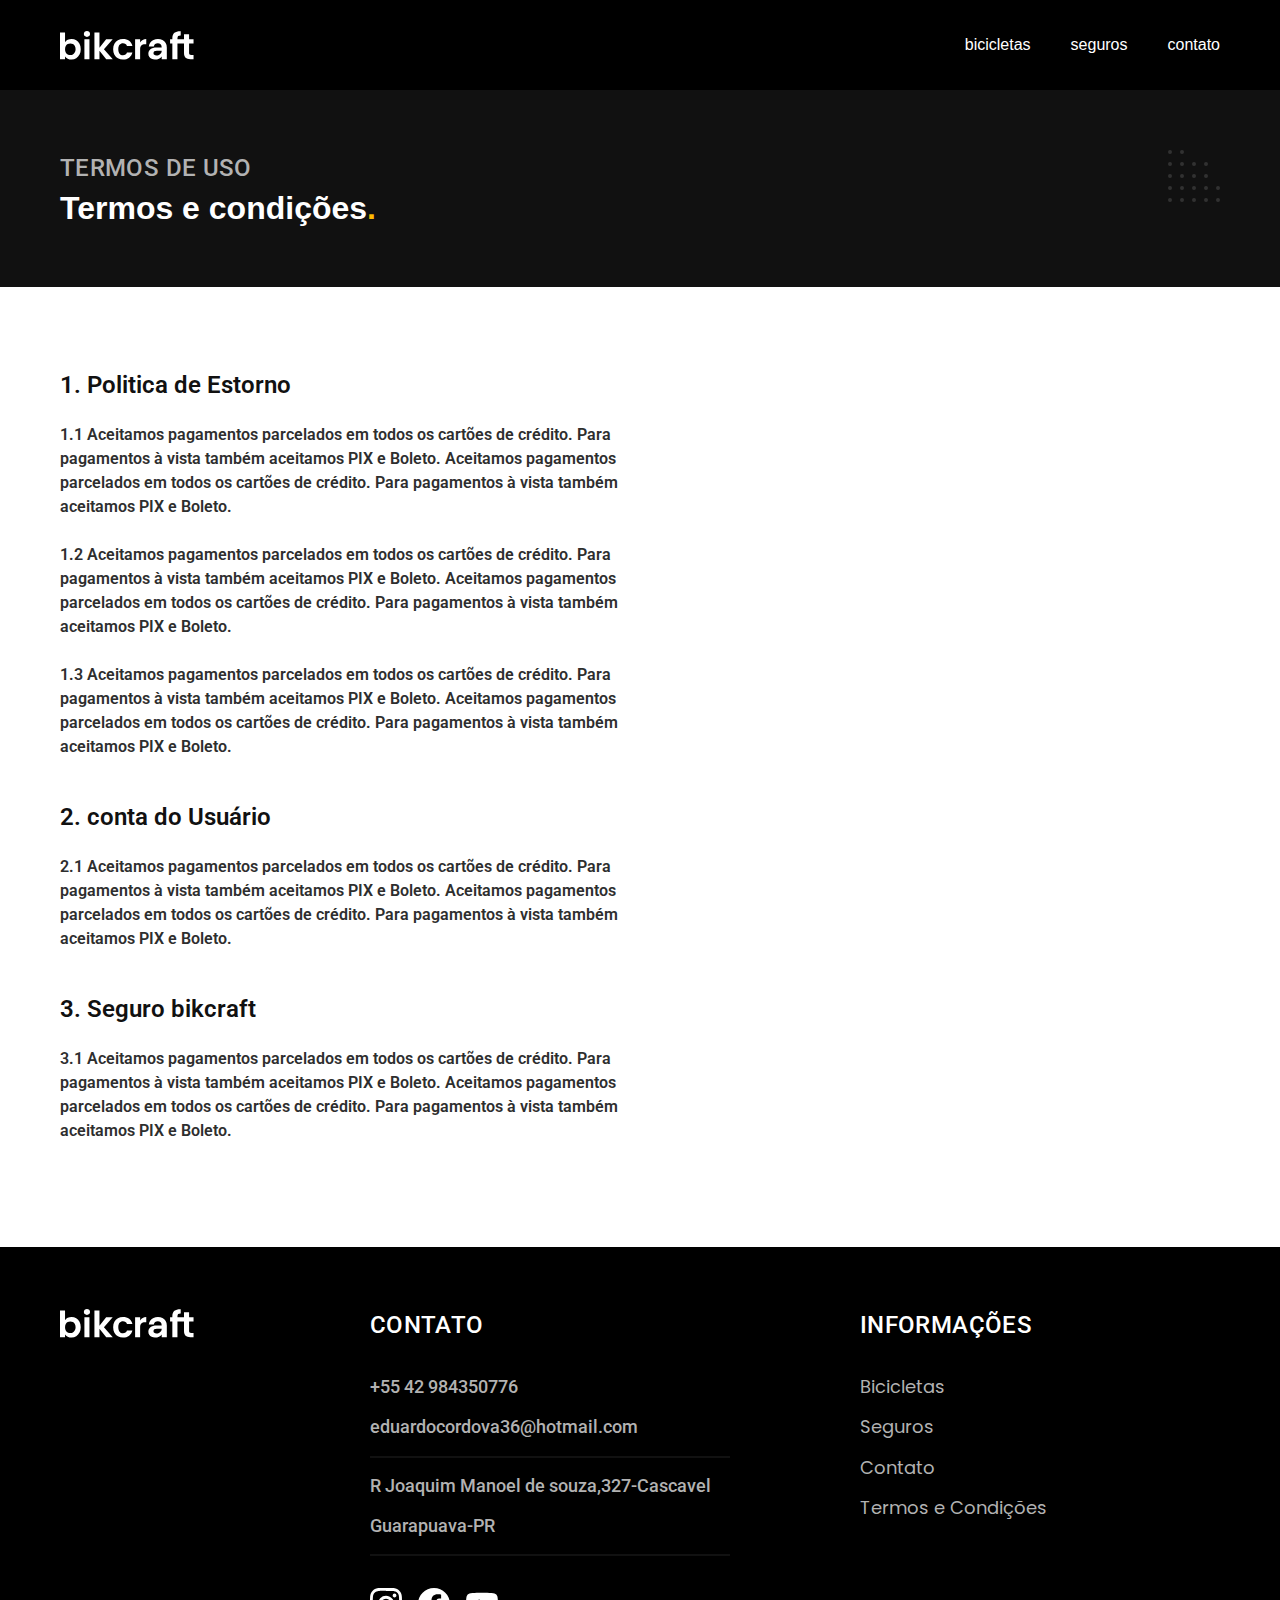
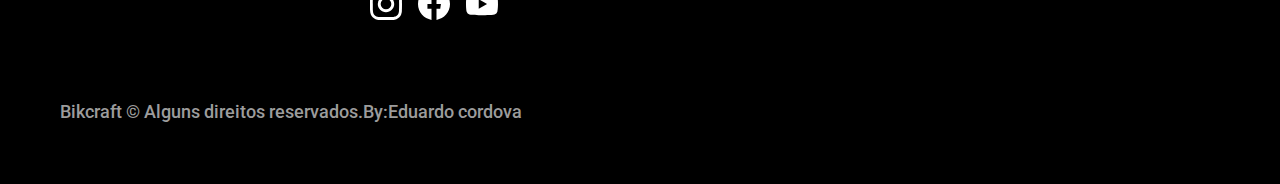
<file: termos.html>
<!DOCTYPE html>
<html lang="PT=BR">

<head>
  <meta charset="UTF-8">
  <meta http-equiv="X-UA-Compatible" content="IE=edge">
  <meta name="viewport" content="width=device-width, initial-scale=1.0">
  <title>termos e condições|bikcraft</title>
  <meta name="description" content="Termos e condições">
  <link rel="icon" href="./favicon.svg" type="image/svg+xml">
  <link rel="preload" href="./css/style.min.css" as="style">
  <link rel="stylesheet" href="./css/style.min.css">


  <script> document.documentElement.classList.add('js');</script>

  <link rel="preconnect" href="https://fonts.googleapis.com">
  <link rel="preconnect" href="https://fonts.gstatic.com" crossorigin>
  <link href="https://fonts.googleapis.com/css2?family=Merriweather:ital,wght@1,900&family=Poppins&family=Roboto:wght@400;500&display=swap" rel="stylesheet">
</head>

<body id="termos">
  <header class="header-bg">
    <div class="header container">
      <a href="./"><img src="./img/bikcraft.svg" alt="bikcraft">
      </a>
      <nav aria-label="primaria">
        <ul class="header-menu font-m cor-0">
          <li><a href="./bicicletas.html">bicicletas</a></li>
          <li><a href="./seguros.html">seguros</a></li>
          <li><a href="./contato.html">contato</a> </li>
        </ul>
      </nav>
    </div>
  </header>

  <main>
    <div class="titulo-bg">
      <div class="titulo container">
        <p class="font-2-l-b cor-5">Termos de uso</p>
        <h1 class="fonte-1-xxl cor-0">Termos e condições<span class="cor-p1">.</span></h1>
      </div>
    </div>

    <div class="termos font-2-s cor-10 container">
      <h2 class="font-1-1 cor-11">1. Politica de Estorno</h2>
      <p>1.1 Aceitamos pagamentos parcelados em todos os cartões de crédito. Para pagamentos à vista também aceitamos PIX e Boleto. Aceitamos pagamentos parcelados em todos os cartões de crédito. Para pagamentos à vista também aceitamos PIX e Boleto.
      </p>
      <p>1.2 Aceitamos pagamentos parcelados em todos os cartões de crédito. Para pagamentos à vista também aceitamos PIX e Boleto. Aceitamos pagamentos parcelados em todos os cartões de crédito. Para pagamentos à vista também aceitamos PIX e Boleto.
      </p>
      <p>1.3 Aceitamos pagamentos parcelados em todos os cartões de crédito. Para pagamentos à vista também aceitamos PIX e Boleto. Aceitamos pagamentos parcelados em todos os cartões de crédito. Para pagamentos à vista também aceitamos PIX e Boleto.
      </p>
      <h2 class="font-1-1 cor-11">2. conta do Usuário</h2>
      <p>2.1 Aceitamos pagamentos parcelados em todos os cartões de crédito. Para pagamentos à vista também aceitamos PIX e Boleto. Aceitamos pagamentos parcelados em todos os cartões de crédito. Para pagamentos à vista também aceitamos PIX e Boleto.
      </p>
      <h2 class="font-1-1 cor-11">3. Seguro bikcraft</h2>
      <p>3.1 Aceitamos pagamentos parcelados em todos os cartões de crédito. Para pagamentos à vista também aceitamos PIX e Boleto. Aceitamos pagamentos parcelados em todos os cartões de crédito. Para pagamentos à vista também aceitamos PIX e Boleto.</p>
    </div>
  </main>

  <footer class="footer-bg">
    <div class="footer container">
      <img src="./img/bikcraft.svg" width="136" height="32" alt="Bikcraft">
      <div class="footer-contato">
        <h3 class="font-2-l-b cor-0">Contato</h3>
        <ul class="font-2-m cor-5">
          <li><a href="tel:+5542984350776">+55 42 984350776</a></li>
          <li><a href="mailto:eduardocordova36@hotmail.com">eduardocordova36@hotmail.com</a></li>
          <li>R Joaquim Manoel de souza,327-Cascavel</li>
          <li>Guarapuava-PR</li>
        </ul>
        <div class="footer-redes">
          <a href="./">
            <img src="./img/redes/instagram.svg" width="32" height="32" alt="Instagram">
          </a>
          <a href="./">
            <img src="./img/redes/facebook.svg" width="32" height="32" alt="Facebook">
          </a>
          <a href="./">
            <img src="./img/redes/youtube.svg" width="32" height="32" alt="Youtube">
          </a>
        </div>
      </div>
      <div class="footer-informacoes">
        <h3 class="font-2-l-b cor-0">Informações</h3>
        <nav>
          <ul class="font-1-m cor-5">
            <li><a href="./bicicletas.html">Bicicletas</a></li>
            <li><a href="./seguros.html">Seguros</a></li>
            <li><a href="./contato.html">Contato</a></li>
            <li><a href="./termos.html">Termos e Condições</a></li>
          </ul>
        </nav>
      </div>
      <p class="footer-copy font-2-m cor-6">Bikcraft © Alguns direitos reservados.By:Eduardo cordova</p>
    </div>
  </footer>
  <script src="./js/script.js"></script>

</body>

</html>
</file>
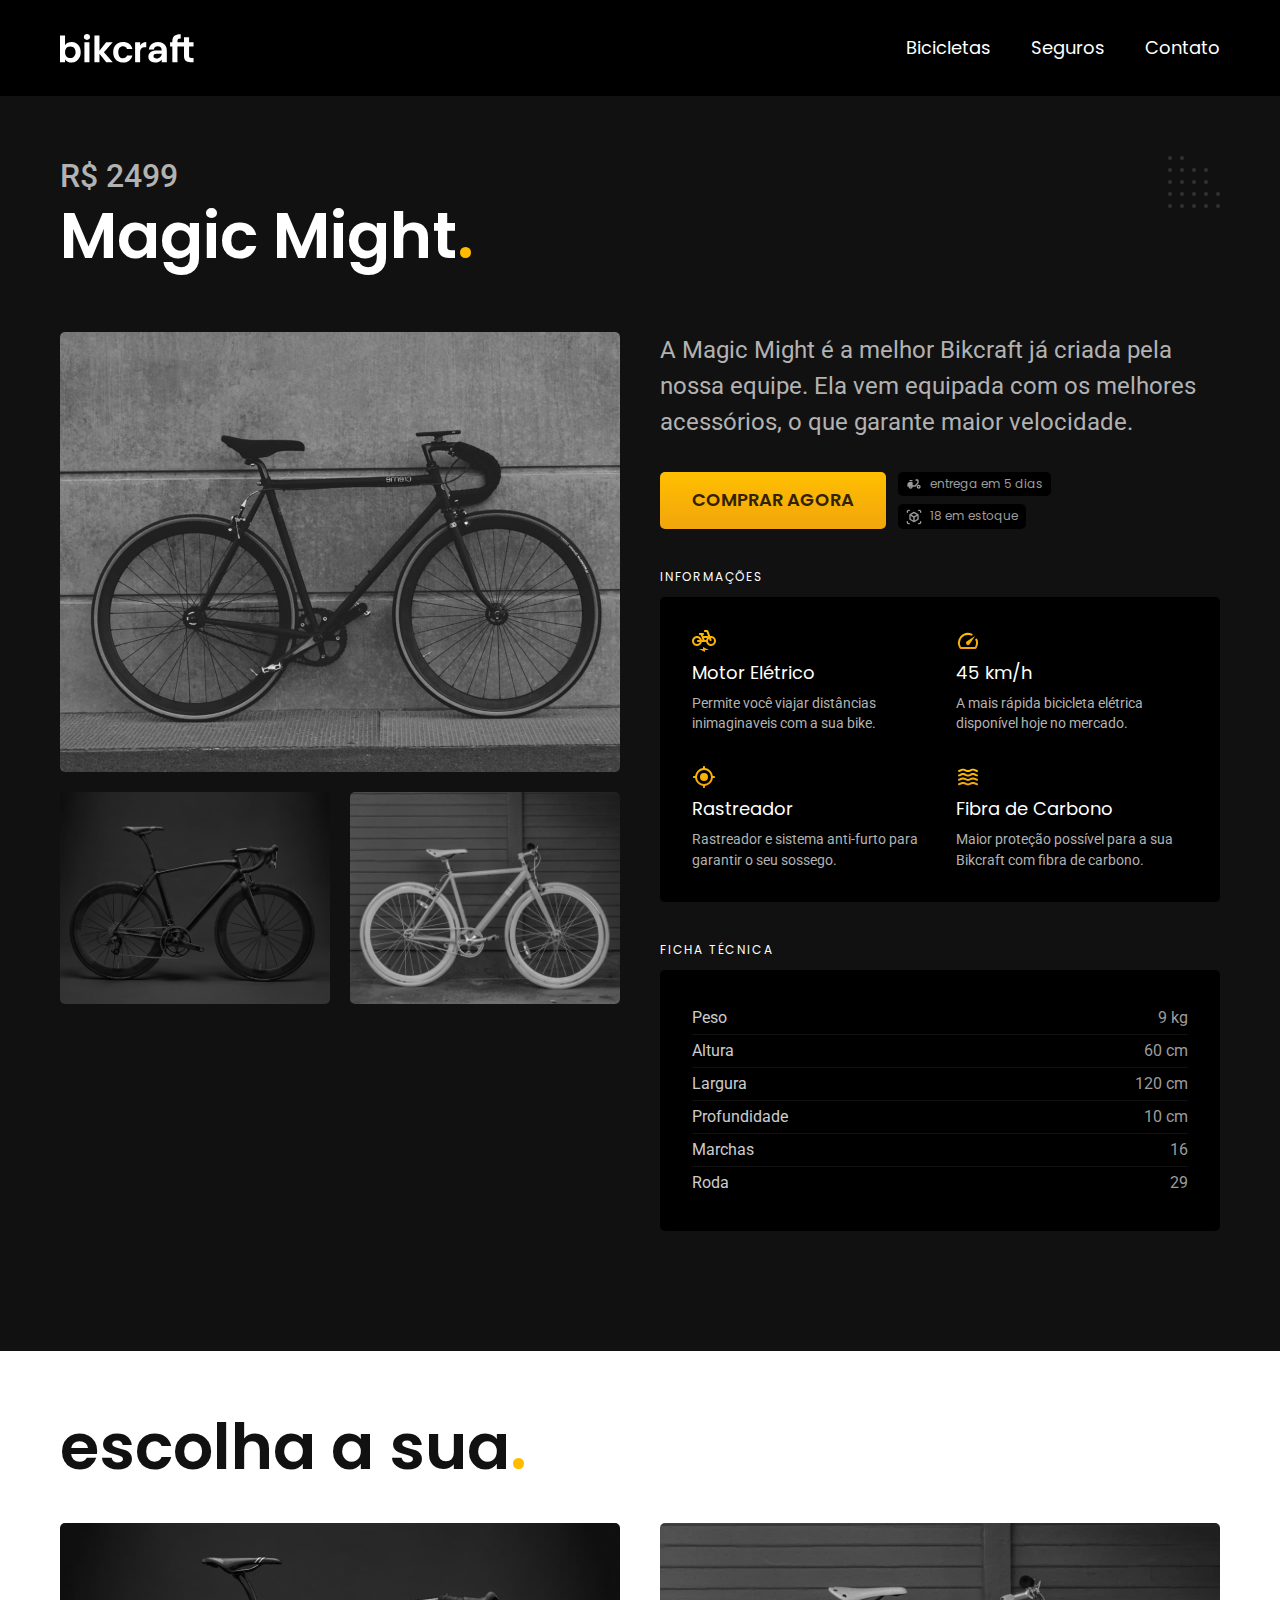
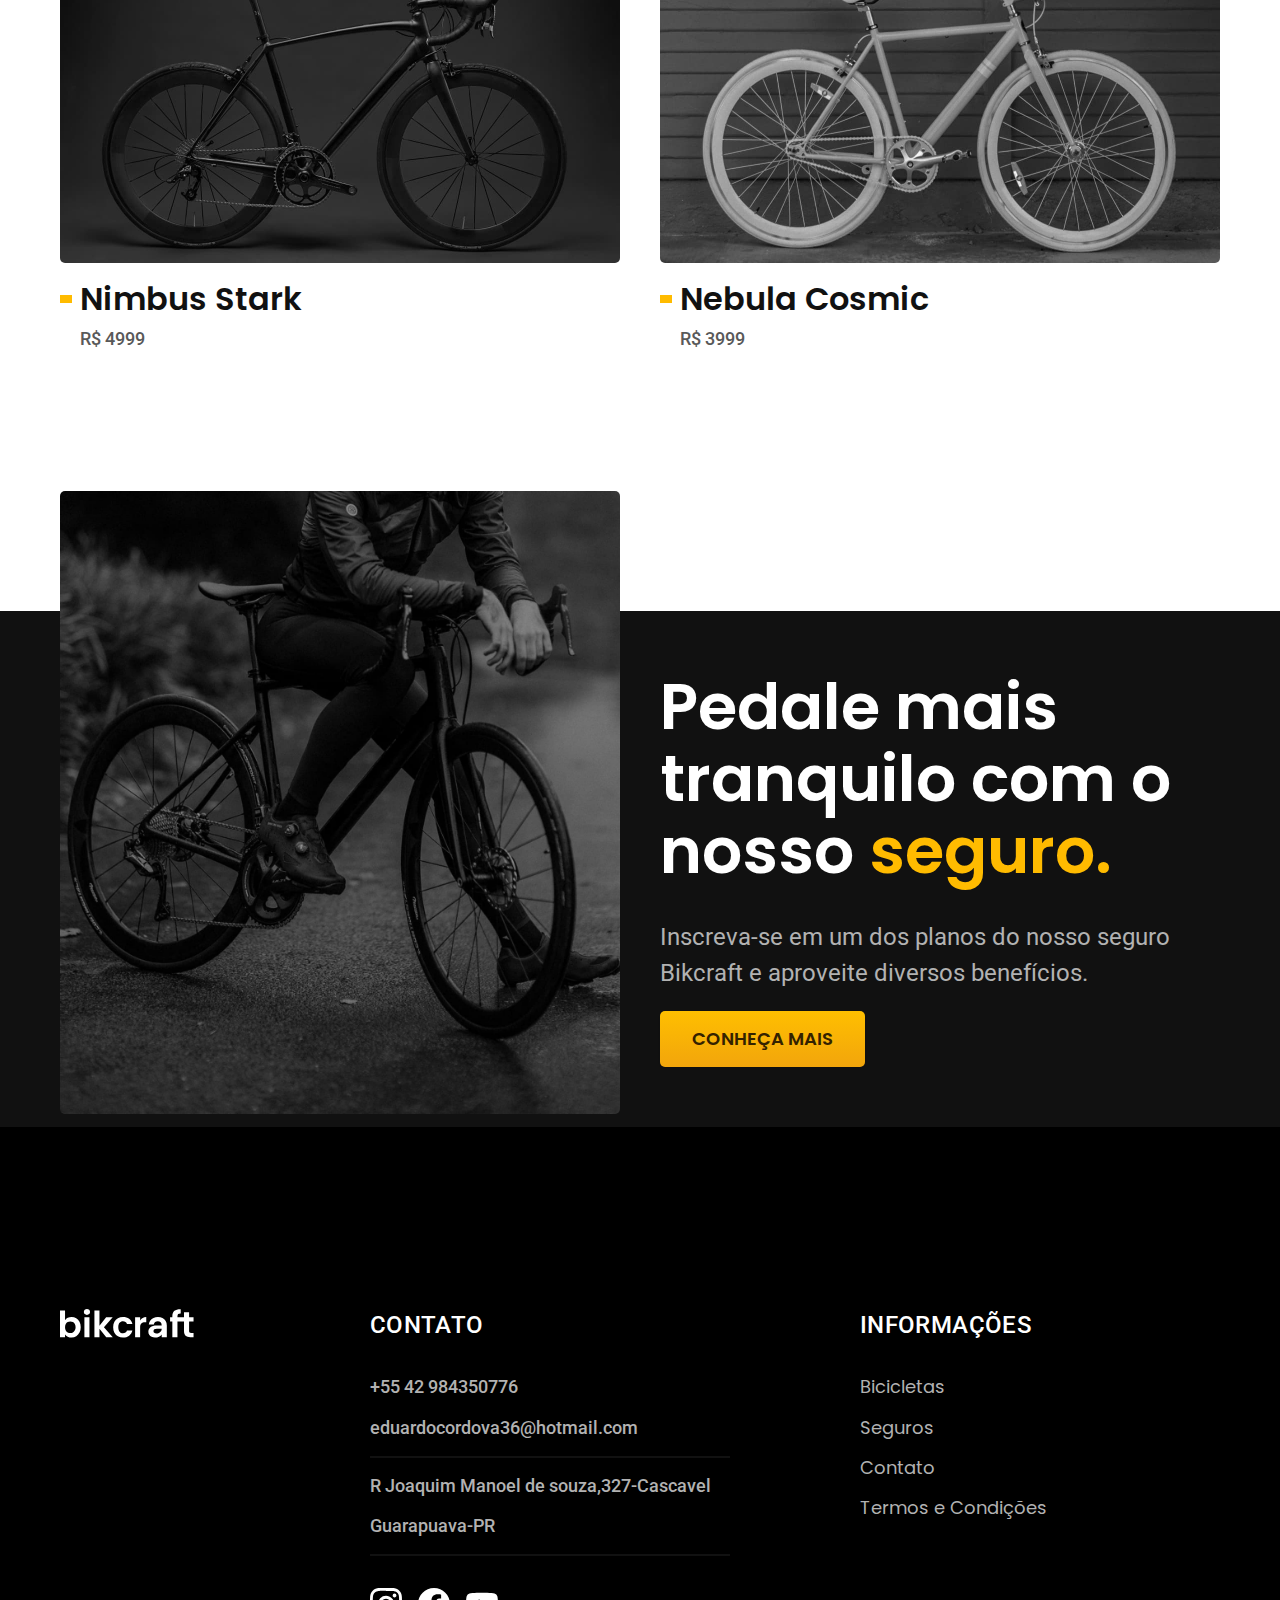
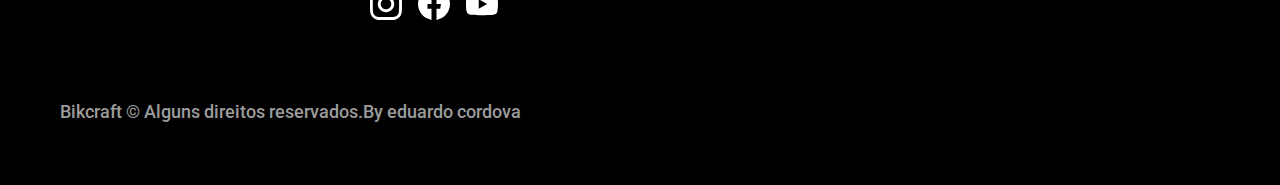
<file: bicicletas/magic.html>
<!DOCTYPE html>
<html lang="pt-br">

<head>
  <meta charset="UTF-8">
  <meta name="viewport" content="width=device-width, initial-scale=1.0">

  <title>Magic | Bikcraft</title>
  <meta name="description" content="Magic.">

  <link rel="icon" href="../favicon.svg" type="image/svg+xml">
  <link rel="preload" href="../css/style.min.css" as="style">
  <link rel="stylesheet" href="../css/style.min.css">
  <script> document.documentElement.classList.add('js');</script>

  <link rel="preconnect" href="https://fonts.googleapis.com">
  <link rel="preconnect" href="https://fonts.gstatic.com" crossorigin>
  <link href="https://fonts.googleapis.com/css2?family=Merriweather:ital,wght@1,900&family=Poppins&family=Roboto:wght@400;500&display=swap" rel="stylesheet">
</head>

<body id="bicicleta">
  <header class="header-bg">
    <div class="header container">
      <a href="../">
        <img src="../img/bikcraft.svg" alt="Bikcraft">
      </a>

      <nav aria-label="primaria">
        <ul class="header-menu font-1-m cor-0">
          <li><a href="../bicicletas.html">Bicicletas</a></li>
          <li><a href="../seguros.html">Seguros</a></li>
          <li><a href="../contato.html">Contato</a></li>
        </ul>
      </nav>
    </div>
  </header>

  <main class="titulo-bg">
    <div>
      <div class="titulo container">
        <p class="font-2-xl cor-5">R$ 2499</p>
        <h1 class="font-1-xxl cor-0">Magic Might<span class="cor-p1">.</span></h1>
      </div>
    </div>
    <div class="bicicleta container">
      <div class="bicicleta-imagens">
        <img src="../img/bicicleta/nimbus2.jpg" alt="Bicicleta 1">
        <img src="../img/bicicleta/nimbus1.jpg" alt="Bicicleta 2">
        <img src="../img/bicicleta/nimbus3.jpg" alt="Bicicleta 3">
      </div>
      <div class="bicicleta-conteudo">
        <p class="font-2-l cor-5">A Magic Might é a melhor Bikcraft já criada pela nossa equipe. Ela vem equipada com os melhores acessórios, o que garante maior velocidade.</p>
        <div class="bicicleta-comprar">
          <a class="botao" href="../orcamento.html?tipo=bikcraft&produto=magic">Comprar Agora</a>
          <span class="font-1-xs cor-6"><img src="../img/icones/entrega.svg" alt=""> entrega em 5 dias</span>
          <span class="font-1-xs cor-6"><img src="../img/icones/estoque.svg" alt=""> 18 em estoque</span>
        </div>

        <h2 class="font-1-xs cor-0">Informações</h2>
        <ul class="bicicleta-informacoes">
          <li>
            <img src="../img/icones/eletrica.svg" alt="">
            <h3 class="font-1-m cor-0">Motor Elétrico</h3>
            <p class="font-2-xs cor-5">Permite você viajar distâncias inimaginaveis com a sua bike.</p>
          </li>
          <li>
            <img src="../img/icones/velocidade.svg" alt="">
            <h3 class="font-1-m cor-0">45 km/h</h3>
            <p class="font-2-xs cor-5">A mais rápida bicicleta elétrica disponível hoje no mercado.</p>
          </li>
          <li>
            <img src="../img/icones/rastreador.svg" alt="">
            <h3 class="font-1-m cor-0">Rastreador</h3>
            <p class="font-2-xs cor-5">Rastreador e sistema anti-furto para garantir o seu sossego.</p>
          </li>
          <li>
            <img src="../img/icones/carbono.svg" alt="">
            <h3 class="font-1-m cor-0">Fibra de Carbono</h3>
            <p class="font-2-xs cor-5">Maior proteção possível para a sua Bikcraft com fibra de carbono.</p>
          </li>
        </ul>
        <h2 class="font-1-xs cor-0">Ficha Técnica</h2>
        <ul class="bicicleta-ficha font-2-s cor-4">
          <li>Peso <span>9 kg</span></li>
          <li>Altura <span>60 cm</span></li>
          <li>Largura <span>120 cm</span></li>
          <li>Profundidade <span>10 cm</span></li>
          <li>Marchas <span>16</span></li>
          <li>Roda <span>29</span></li>
        </ul>
      </div>
    </div>
  </main>

  <article class="bicicletas-lista container">
    <h2 class="font-1-xxl">escolha a sua<span class="cor-p1">.</span></h2>

    <ul>
      <li>
        <a href="./nimbus.html">
          <img src="../img/bicicletas/nimbus.jpg" alt="Bicicleta preta">
          <h3 class="font-1-xl">Nimbus Stark</h3>
          <span class="font-2-m cor-8">R$ 4999</span>
        </a>
      </li>
      <li>
        <a href="./nebula.html">
          <img src="../img/bicicletas/nebula.jpg" alt="Bicicleta preta">
          <h3 class="font-1-xl">Nebula Cosmic</h3>
          <span class="font-2-m cor-8">R$ 3999</span>
        </a>
      </li>
    </ul>
  </article>

  <article class="seguro-bg">
    <div class="seguro container">
      <div class="seguro-imagem">
        <img src="../img/fotos/seguros.jpg" alt="Pessoa parada em cima de uma bicicleta.">
      </div>
      <div class="seguro-conteudo">
        <h2 class="font-1-xxl cor-0">Pedale mais tranquilo com o nosso <span class="cor-p1">seguro.</span></h2>
        <p class="font-2-l cor-5">Inscreva-se em um dos planos do nosso seguro Bikcraft e aproveite diversos benefícios.</p>
        <a class="botao" href="../seguros.html">Conheça Mais</a>
      </div>
    </div>
  </article>

  <footer class="footer-bg">
    <div class="footer container">
      <img src="../img/bikcraft.svg" width="136" height="32" alt="Bikcraft">
      <div class="footer-contato">
        <h3 class="font-2-l-b cor-0">Contato</h3>
        <ul class="font-2-m cor-5">
          <li><a href="tel:+5542984350776">+55 42 984350776</a></li>
          <li><a href="mailto:eduardocordova36@hotmail.com">eduardocordova36@hotmail.com</a></li>
          <li>R Joaquim Manoel de souza,327-Cascavel</li>
          <li>Guarapuava-PR</li>
        </ul>
        <div class="footer-redes">
          <a href="../">
            <img src="../img/redes/instagram.svg" width="32" height="32" alt="Instagram">
          </a>
          <a href="../">
            <img src="../img/redes/facebook.svg" width="32" height="32" alt="Facebook">
          </a>
          <a href="../">
            <img src="../img/redes/youtube.svg" width="32" height="32" alt="Youtube">
          </a>
        </div>
      </div>
      <div class="footer-informacoes">
        <h3 class="font-2-l-b cor-0">Informações</h3>
        <nav>
          <ul class="font-1-m cor-5">
            <li><a href="../bicicletas.html">Bicicletas</a></li>
            <li><a href="../seguros.html">Seguros</a></li>
            <li><a href="../contato.html">Contato</a></li>
            <li><a href="../termos.html">Termos e Condições</a></li>
          </ul>
        </nav>
      </div>
      <p class="footer-copy font-2-m cor-6">Bikcraft © Alguns direitos reservados.By eduardo cordova</p>
    </div>
  </footer>
  <script src="../js/script.js"></script>
</body>
</body>

</html>
</file>
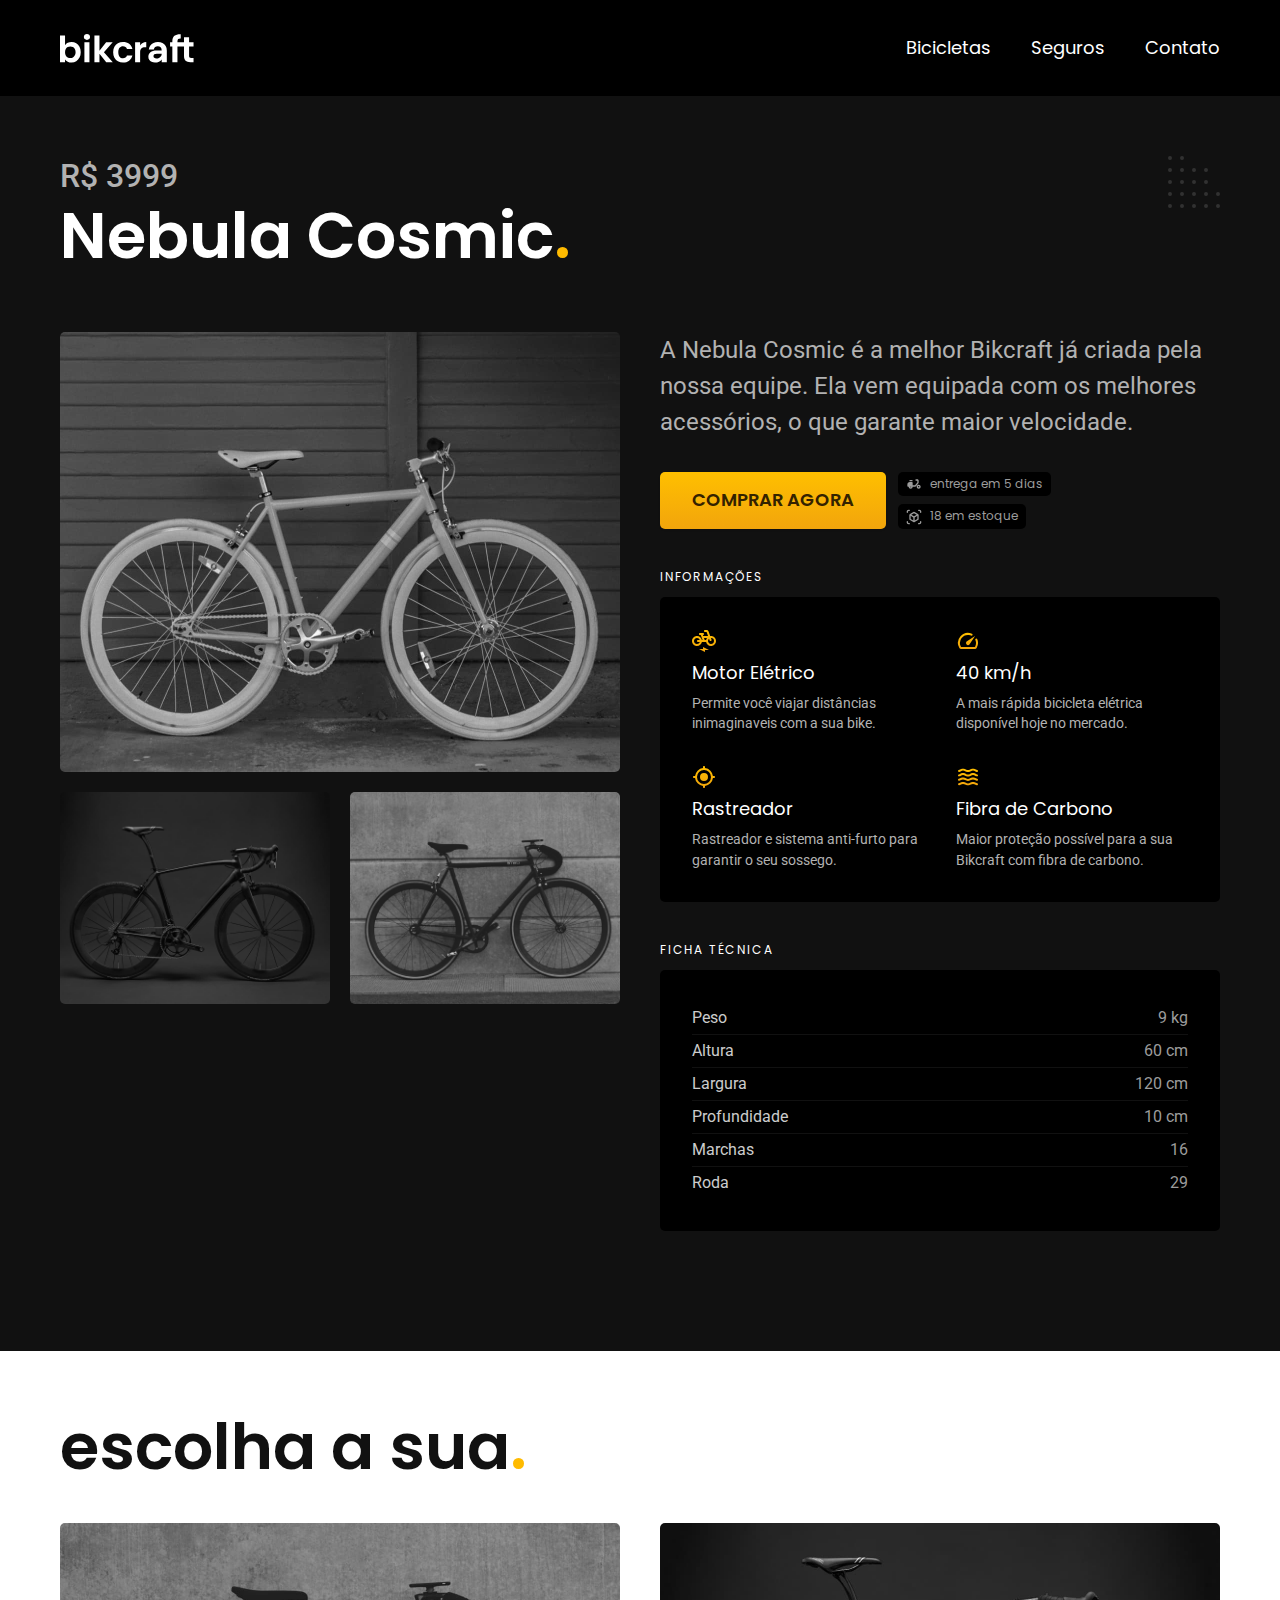
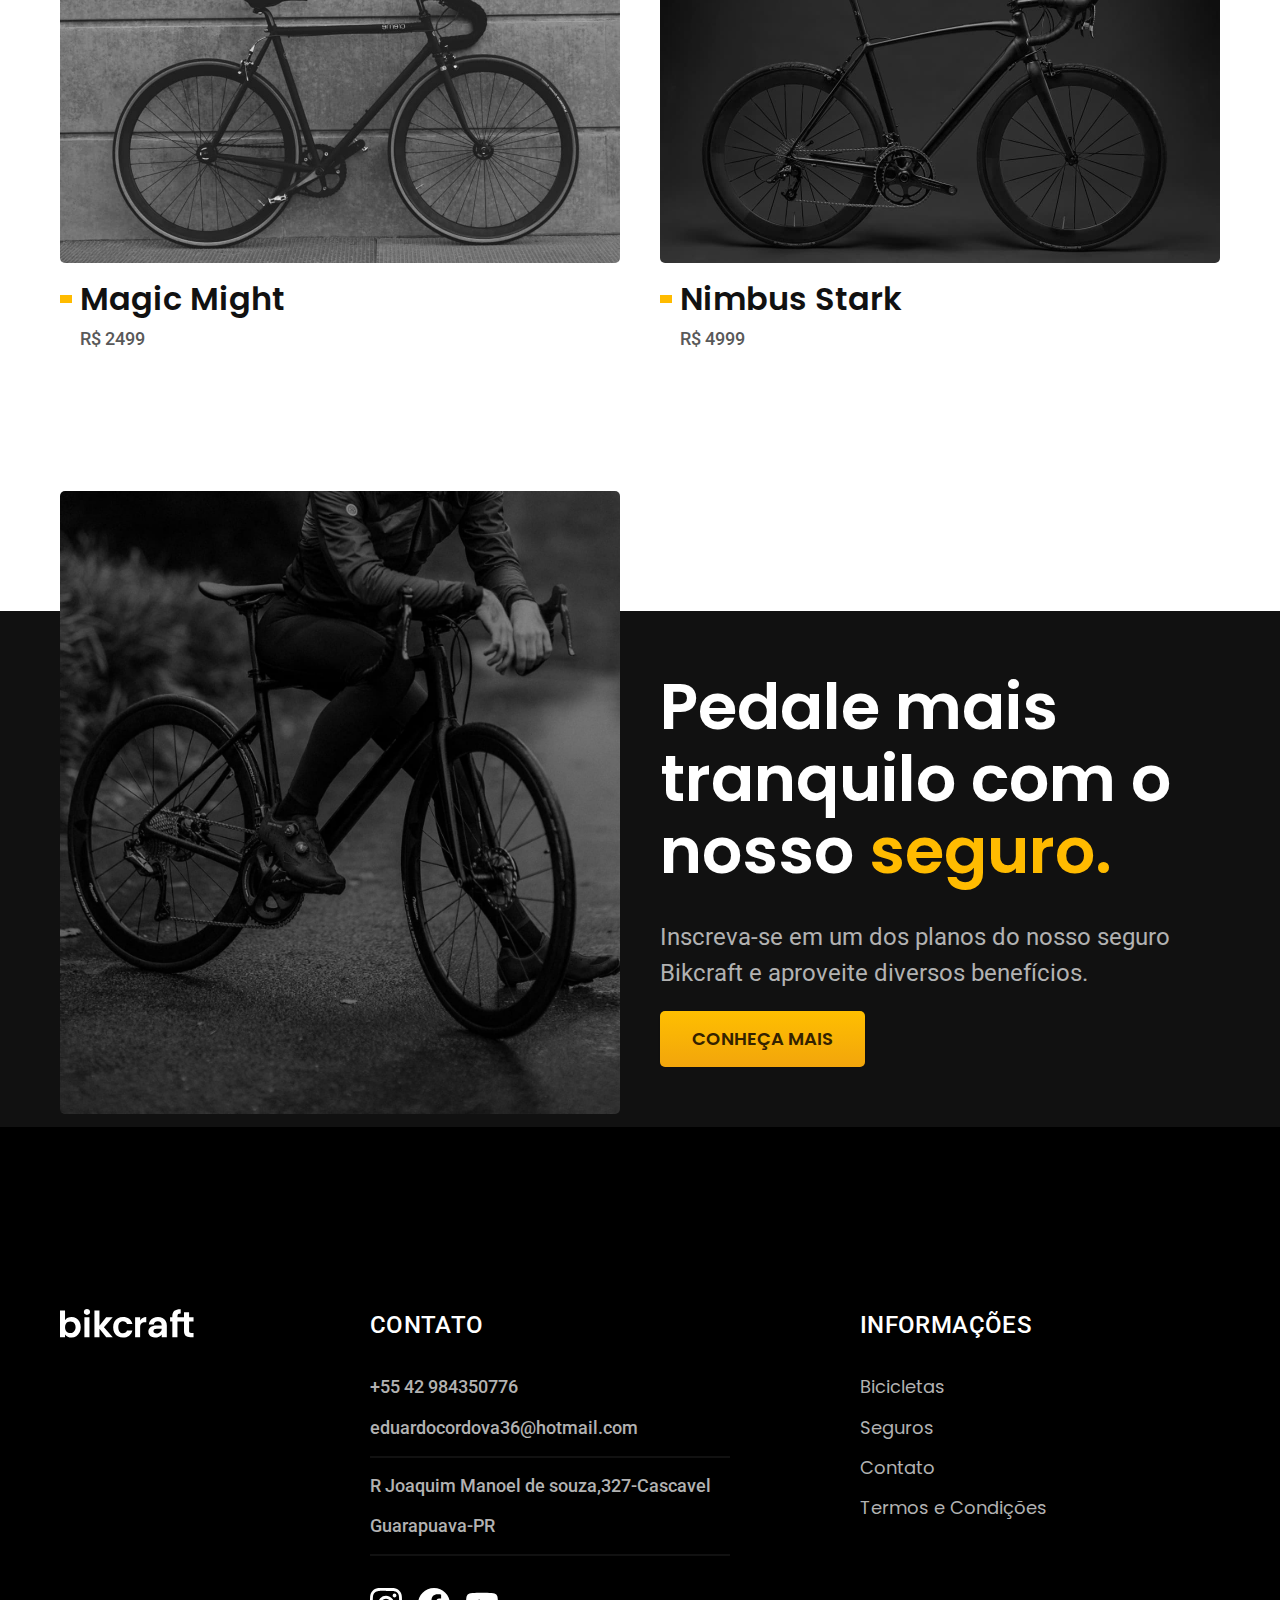
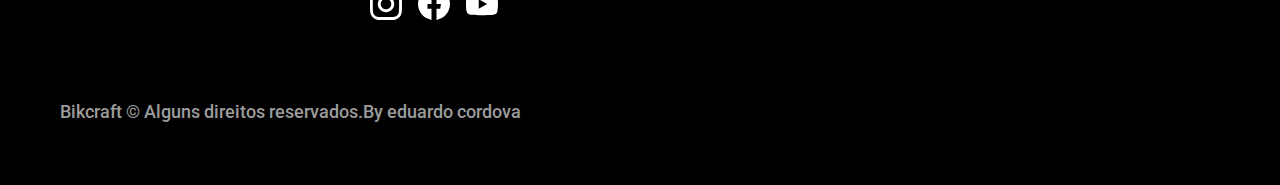
<file: bicicletas/nebula.html>
<!DOCTYPE html>
<html lang="pt-br">

<head>
  <meta charset="UTF-8">
  <meta name="viewport" content="width=device-width, initial-scale=1.0">

  <title>Nebula | Bikcraft</title>
  <meta name="description" content="Nebula.">

  <link rel="icon" href="../favicon.svg" type="image/svg+xml">
  <link rel="preload" href="../css/style.min.css" as="style">
  <link rel="stylesheet" href="../css/style.min.css">
  <script> document.documentElement.classList.add('js');</script>

  <link rel="preconnect" href="https://fonts.googleapis.com">
  <link rel="preconnect" href="https://fonts.gstatic.com" crossorigin>
  <link href="https://fonts.googleapis.com/css2?family=Merriweather:ital,wght@1,900&family=Poppins&family=Roboto:wght@400;500&display=swap" rel="stylesheet">
</head>

<body id="bicicleta">
  <header class="header-bg">
    <div class="header container">
      <a href="../">
        <img src="../img/bikcraft.svg" alt="Bikcraft">
      </a>

      <nav aria-label="primaria">
        <ul class="header-menu font-1-m cor-0">
          <li><a href="../bicicletas.html">Bicicletas</a></li>
          <li><a href="../seguros.html">Seguros</a></li>
          <li><a href="../contato.html">Contato</a></li>
        </ul>
      </nav>
    </div>
  </header>

  <main class="titulo-bg">
    <div>
      <div class="titulo container">
        <p class="font-2-xl cor-5">R$ 3999</p>
        <h1 class="font-1-xxl cor-0">Nebula Cosmic<span class="cor-p1">.</span></h1>
      </div>
    </div>
    <div class="bicicleta container">
      <div class="bicicleta-imagens">
        <img src="../img/bicicleta/nimbus3.jpg" alt="Bicicleta 1">
        <img src="../img/bicicleta/nimbus1.jpg" alt="Bicicleta 2">
        <img src="../img/bicicleta/nimbus2.jpg" alt="Bicicleta 3">
      </div>
      <div class="bicicleta-conteudo">
        <p class="font-2-l cor-5">A Nebula Cosmic é a melhor Bikcraft já criada pela nossa equipe. Ela vem equipada com os melhores acessórios, o que garante maior velocidade.</p>
        <div class="bicicleta-comprar">
          <a class="botao" href="../orcamento.html?tipo=bikcraft&produto=nebula">Comprar Agora</a>
          <span class="font-1-xs cor-6"><img src="../img/icones/entrega.svg" alt=""> entrega em 5 dias</span>
          <span class="font-1-xs cor-6"><img src="../img/icones/estoque.svg" alt=""> 18 em estoque</span>
        </div>

        <h2 class="font-1-xs cor-0">Informações</h2>
        <ul class="bicicleta-informacoes">
          <li>
            <img src="../img/icones/eletrica.svg" alt="">
            <h3 class="font-1-m cor-0">Motor Elétrico</h3>
            <p class="font-2-xs cor-5">Permite você viajar distâncias inimaginaveis com a sua bike.</p>
          </li>
          <li>
            <img src="../img/icones/velocidade.svg" alt="">
            <h3 class="font-1-m cor-0">40 km/h</h3>
            <p class="font-2-xs cor-5">A mais rápida bicicleta elétrica disponível hoje no mercado.</p>
          </li>
          <li>
            <img src="../img/icones/rastreador.svg" alt="">
            <h3 class="font-1-m cor-0">Rastreador</h3>
            <p class="font-2-xs cor-5">Rastreador e sistema anti-furto para garantir o seu sossego.</p>
          </li>
          <li>
            <img src="../img/icones/carbono.svg" alt="">
            <h3 class="font-1-m cor-0">Fibra de Carbono</h3>
            <p class="font-2-xs cor-5">Maior proteção possível para a sua Bikcraft com fibra de carbono.</p>
          </li>
        </ul>
        <h2 class="font-1-xs cor-0">Ficha Técnica</h2>
        <ul class="bicicleta-ficha font-2-s cor-4">
          <li>Peso <span>9 kg</span></li>
          <li>Altura <span>60 cm</span></li>
          <li>Largura <span>120 cm</span></li>
          <li>Profundidade <span>10 cm</span></li>
          <li>Marchas <span>16</span></li>
          <li>Roda <span>29</span></li>
        </ul>
      </div>
    </div>
  </main>

  <article class="bicicletas-lista container">
    <h2 class="font-1-xxl">escolha a sua<span class="cor-p1">.</span></h2>

    <ul>
      <li>
        <a href="./magic.html">
          <img src="../img/bicicletas/magic.jpg" alt="Bicicleta preta">
          <h3 class="font-1-xl">Magic Might</h3>
          <span class="font-2-m cor-8">R$ 2499</span>
        </a>
      </li>
      <li>
        <a href="./nimbus.html">
          <img src="../img/bicicletas/nimbus.jpg" alt="Bicicleta preta">
          <h3 class="font-1-xl">Nimbus Stark</h3>
          <span class="font-2-m cor-8">R$ 4999</span>
        </a>
      </li>
    </ul>
  </article>

  <article class="seguro-bg">
    <div class="seguro container">
      <div class="seguro-imagem">
        <img src="../img/fotos/seguros.jpg" alt="Pessoa parada em cima de uma bicicleta.">
      </div>
      <div class="seguro-conteudo">
        <h2 class="font-1-xxl cor-0">Pedale mais tranquilo com o nosso <span class="cor-p1">seguro.</span></h2>
        <p class="font-2-l cor-5">Inscreva-se em um dos planos do nosso seguro Bikcraft e aproveite diversos benefícios.</p>
        <a class="botao" href="../seguros.html">Conheça Mais</a>
      </div>
    </div>
  </article>

  <footer class="footer-bg">
    <div class="footer container">
      <img src="../img/bikcraft.svg" width="136" height="32" alt="Bikcraft">
      <div class="footer-contato">
        <h3 class="font-2-l-b cor-0">Contato</h3>
        <ul class="font-2-m cor-5">
          <li><a href="tel:+5542984350776">+55 42 984350776</a></li>
          <li><a href="mailto:eduardocordova36@hotmail.com">eduardocordova36@hotmail.com</a></li>
          <li>R Joaquim Manoel de souza,327-Cascavel</li>
          <li>Guarapuava-PR</li>
        </ul>
        <div class="footer-redes">
          <a href="../">
            <img src="../img/redes/instagram.svg" width="32" height="32" alt="Instagram">
          </a>
          <a href="../">
            <img src="../img/redes/facebook.svg" width="32" height="32" alt="Facebook">
          </a>
          <a href="../">
            <img src="../img/redes/youtube.svg" width="32" height="32" alt="Youtube">
          </a>
        </div>
      </div>
      <div class="footer-informacoes">
        <h3 class="font-2-l-b cor-0">Informações</h3>
        <nav>
          <ul class="font-1-m cor-5">
            <li><a href="../bicicletas.html">Bicicletas</a></li>
            <li><a href="../seguros.html">Seguros</a></li>
            <li><a href="../contato.html">Contato</a></li>
            <li><a href="../termos.html">Termos e Condições</a></li>
          </ul>
        </nav>
      </div>
      <p class="footer-copy font-2-m cor-6">Bikcraft © Alguns direitos reservados.By eduardo cordova</p>
    </div>
  </footer>
  <script src="../js/script.js"></script>
</body>

</html>
</file>
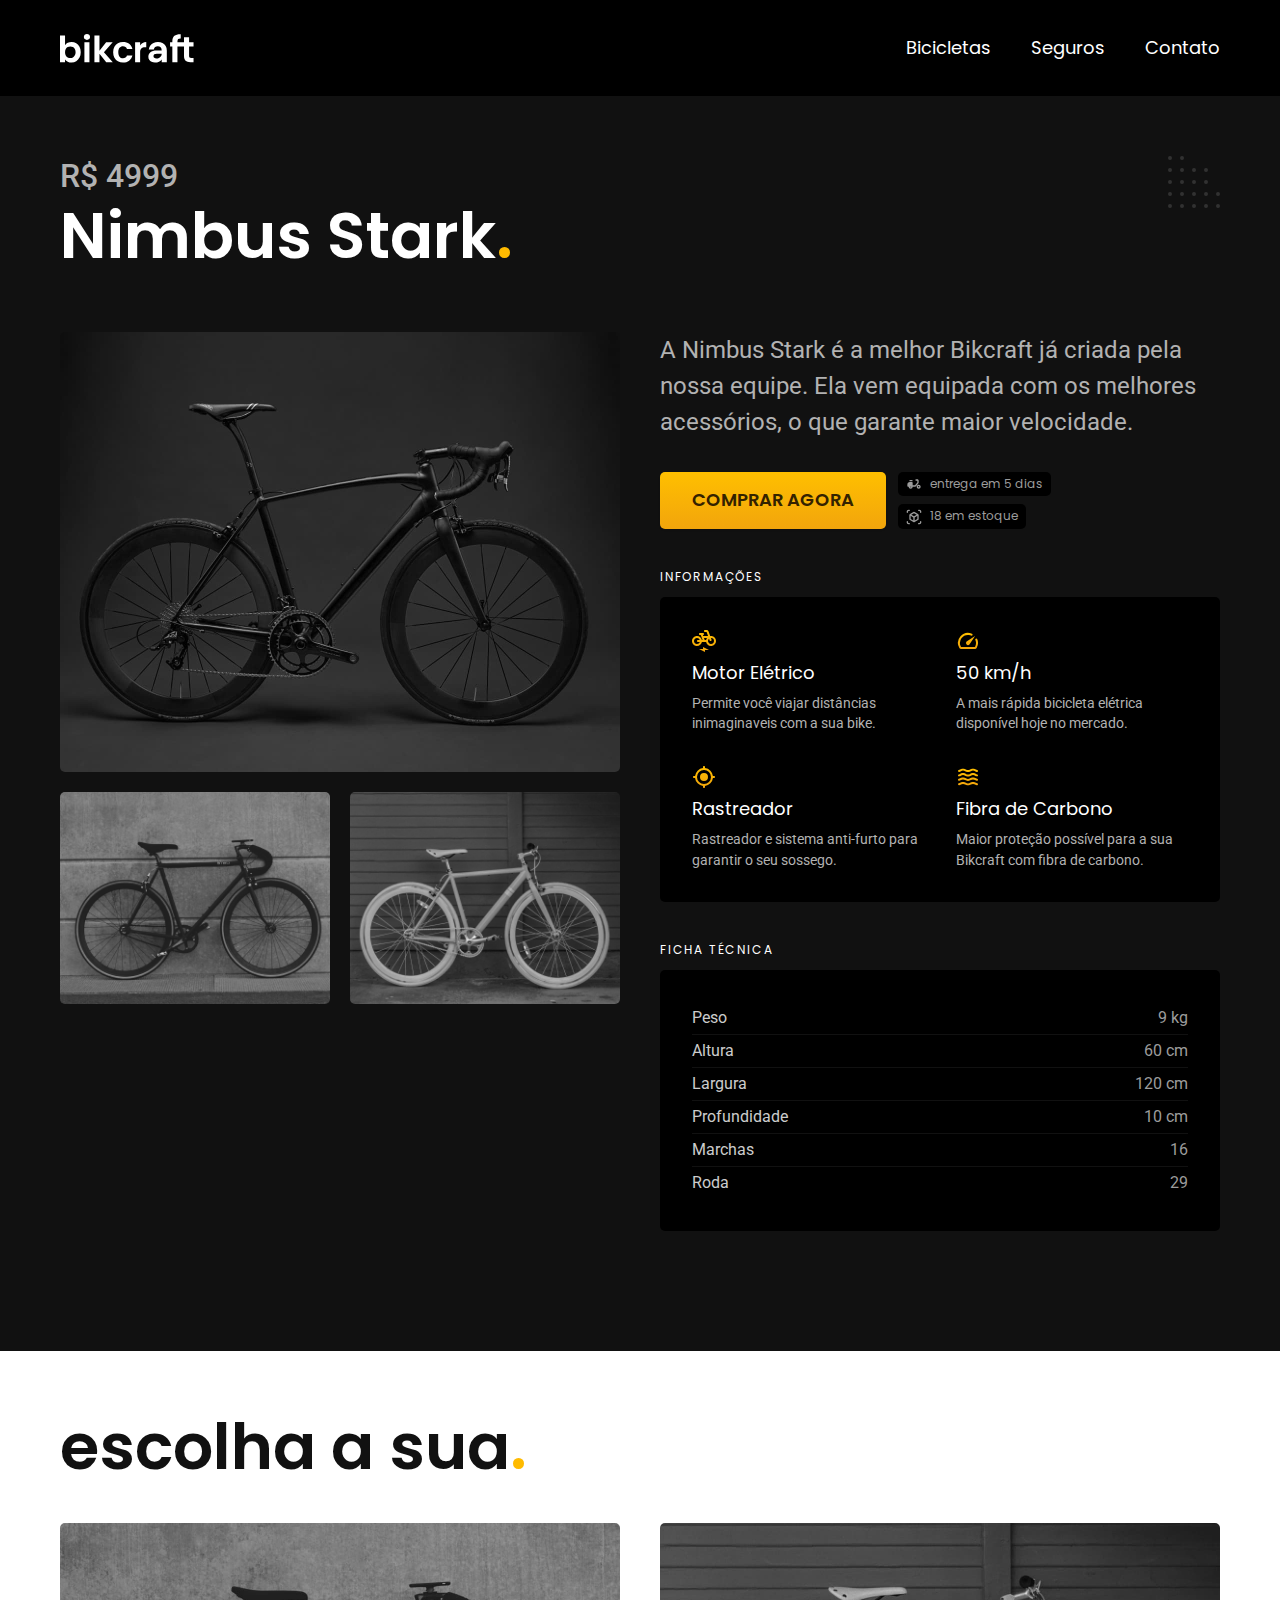
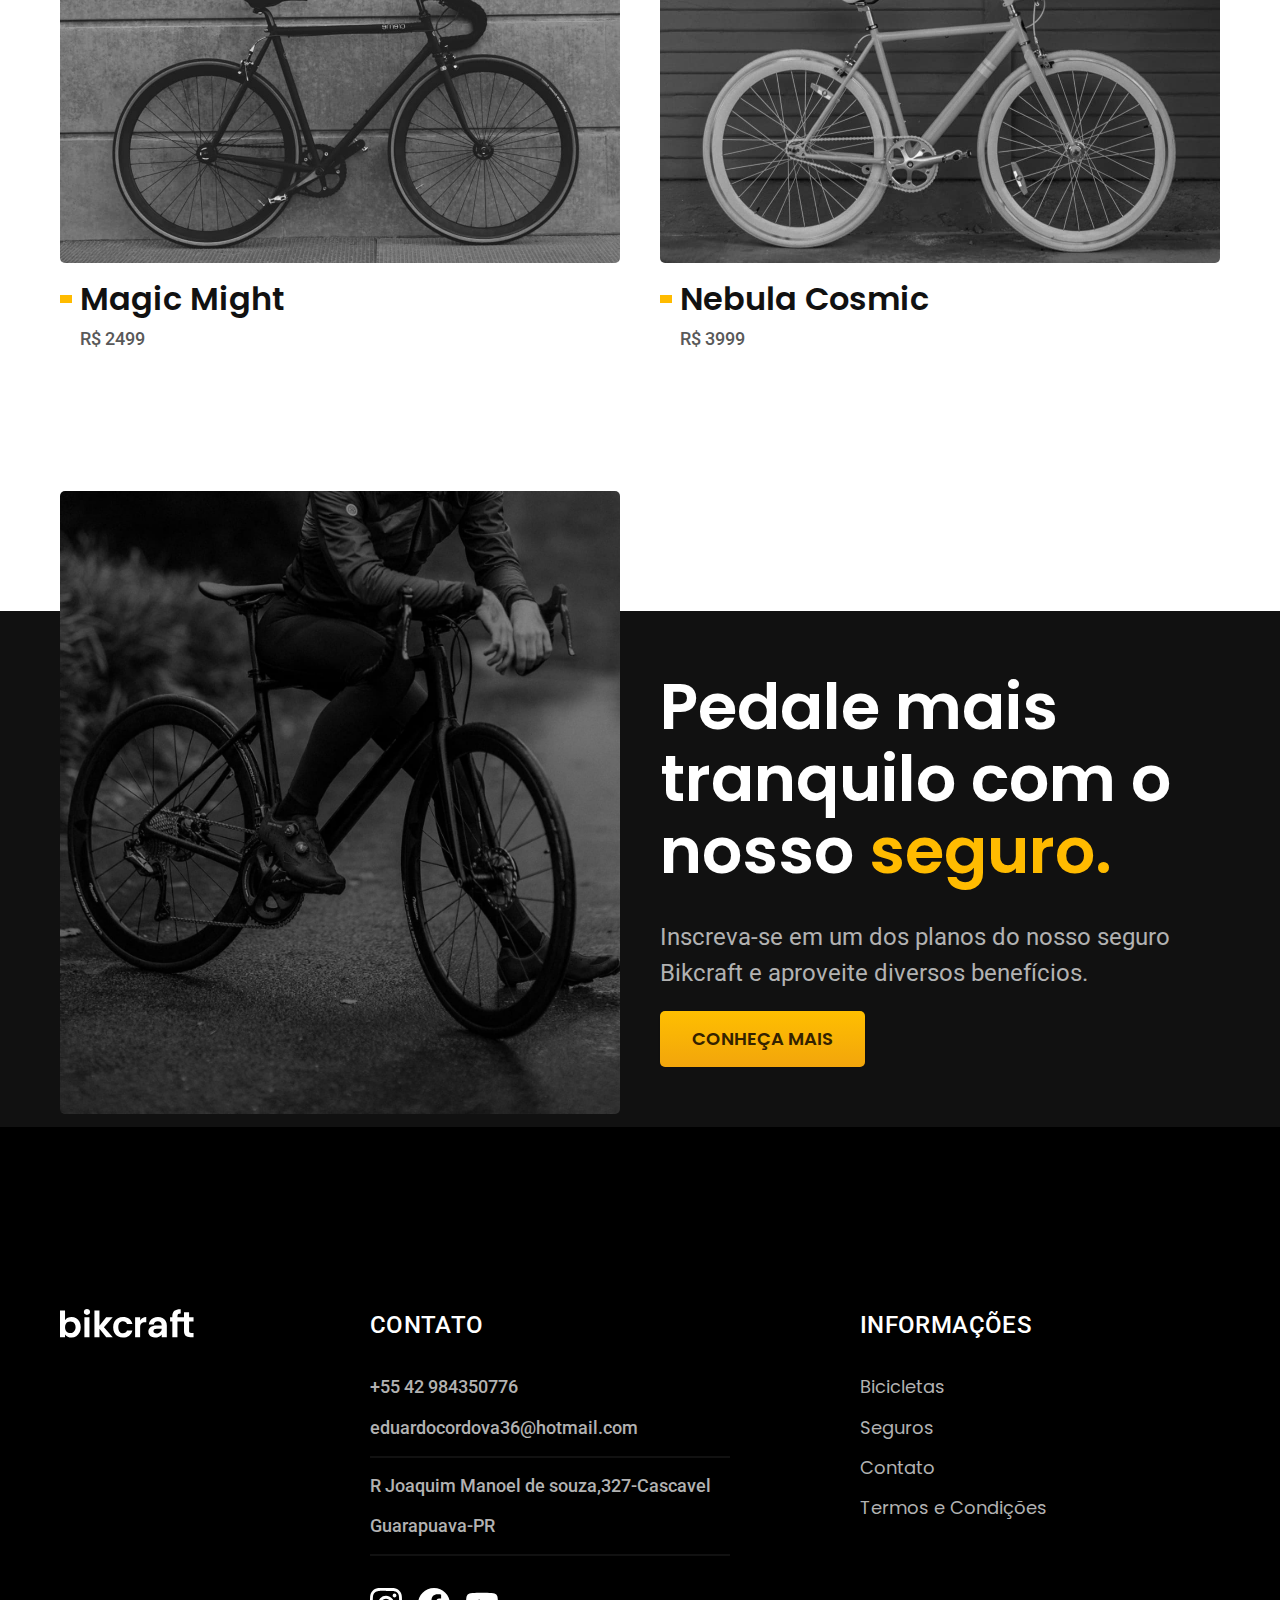
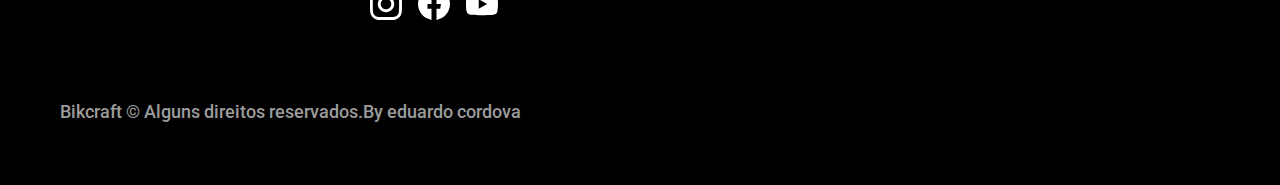
<file: bicicletas/nimbus.html>
<!DOCTYPE html>
<html lang="pt-br">

<head>
  <meta charset="UTF-8">
  <meta name="viewport" content="width=device-width, initial-scale=1.0">

  <title>Nimbus | Bikcraft</title>
  <meta name="description" content="Nimbus.">

  <link rel="icon" href="../favicon.svg" type="image/svg+xml">
  <link rel="preload" href="../css/style.min.css" as="style">
  <link rel="stylesheet" href="../css/style.min.css">
  <script> document.documentElement.classList.add('js');</script>

  <link rel="preconnect" href="https://fonts.googleapis.com">
  <link rel="preconnect" href="https://fonts.gstatic.com" crossorigin>
  <link href="https://fonts.googleapis.com/css2?family=Merriweather:ital,wght@1,900&family=Poppins&family=Roboto:wght@400;500&display=swap" rel="stylesheet">
</head>

<body id="bicicleta">
  <header class="header-bg">
    <div class="header container">
      <a href="../">
        <img src="../img/bikcraft.svg" alt="Bikcraft">
      </a>

      <nav aria-label="primaria">
        <ul class="header-menu font-1-m cor-0">
          <li><a href="../bicicletas.html">Bicicletas</a></li>
          <li><a href="../seguros.html">Seguros</a></li>
          <li><a href="../contato.html">Contato</a></li>
        </ul>
      </nav>
    </div>
  </header>

  <main class="titulo-bg">
    <div>
      <div class="titulo container">
        <p class="font-2-xl cor-5">R$ 4999</p>
        <h1 class="font-1-xxl cor-0">Nimbus Stark<span class="cor-p1">.</span></h1>
      </div>
    </div>
    <div class="bicicleta container">
      <div class="bicicleta-imagens">
        <img src="../img/bicicleta/nimbus1.jpg" alt="Bicicleta 1">
        <img src="../img/bicicleta/nimbus2.jpg" alt="Bicicleta 2">
        <img src="../img/bicicleta/nimbus3.jpg" alt="Bicicleta 3">
      </div>
      <div class="bicicleta-conteudo">
        <p class="font-2-l cor-5">A Nimbus Stark é a melhor Bikcraft já criada pela nossa equipe. Ela vem equipada com os melhores acessórios, o que garante maior velocidade.</p>
        <div class="bicicleta-comprar">
          <a class="botao" href="../orcamento.html?tipo=bikcraft&produto=nimbus">Comprar Agora</a>
          <span class="font-1-xs cor-6"><img src="../img/icones/entrega.svg" alt=""> entrega em 5 dias</span>
          <span class="font-1-xs cor-6"><img src="../img/icones/estoque.svg" alt=""> 18 em estoque</span>
        </div>

        <h2 class="font-1-xs cor-0">Informações</h2>
        <ul class="bicicleta-informacoes">
          <li>
            <img src="../img/icones/eletrica.svg" alt="">
            <h3 class="font-1-m cor-0">Motor Elétrico</h3>
            <p class="font-2-xs cor-5">Permite você viajar distâncias inimaginaveis com a sua bike.</p>
          </li>
          <li>
            <img src="../img/icones/velocidade.svg" alt="">
            <h3 class="font-1-m cor-0">50 km/h</h3>
            <p class="font-2-xs cor-5">A mais rápida bicicleta elétrica disponível hoje no mercado.</p>
          </li>
          <li>
            <img src="../img/icones/rastreador.svg" alt="">
            <h3 class="font-1-m cor-0">Rastreador</h3>
            <p class="font-2-xs cor-5">Rastreador e sistema anti-furto para garantir o seu sossego.</p>
          </li>
          <li>
            <img src="../img/icones/carbono.svg" alt="">
            <h3 class="font-1-m cor-0">Fibra de Carbono</h3>
            <p class="font-2-xs cor-5">Maior proteção possível para a sua Bikcraft com fibra de carbono.</p>
          </li>
        </ul>
        <h2 class="font-1-xs cor-0">Ficha Técnica</h2>
        <ul class="bicicleta-ficha font-2-s cor-4">
          <li>Peso <span>9 kg</span></li>
          <li>Altura <span>60 cm</span></li>
          <li>Largura <span>120 cm</span></li>
          <li>Profundidade <span>10 cm</span></li>
          <li>Marchas <span>16</span></li>
          <li>Roda <span>29</span></li>
        </ul>
      </div>
    </div>
  </main>

  <article class="bicicletas-lista container">
    <h2 class="font-1-xxl">escolha a sua<span class="cor-p1">.</span></h2>

    <ul>
      <li>
        <a href="./magic.html">
          <img src="../img/bicicletas/magic.jpg" alt="Bicicleta preta">
          <h3 class="font-1-xl">Magic Might</h3>
          <span class="font-2-m cor-8">R$ 2499</span>
        </a>
      </li>
      <li>
        <a href="./nebula.html">
          <img src="../img/bicicletas/nebula.jpg" alt="Bicicleta preta">
          <h3 class="font-1-xl">Nebula Cosmic</h3>
          <span class="font-2-m cor-8">R$ 3999</span>
        </a>
      </li>
    </ul>
  </article>

  <article class="seguro-bg">
    <div class="seguro container">
      <div class="seguro-imagem">
        <img src="../img/fotos/seguros.jpg" alt="Pessoa parada em cima de uma bicicleta.">
      </div>
      <div class="seguro-conteudo">
        <h2 class="font-1-xxl cor-0">Pedale mais tranquilo com o nosso <span class="cor-p1">seguro.</span></h2>
        <p class="font-2-l cor-5">Inscreva-se em um dos planos do nosso seguro Bikcraft e aproveite diversos benefícios.</p>
        <a class="botao" href="../seguros.html">Conheça Mais</a>
      </div>
    </div>
  </article>

  <footer class="footer-bg">
    <div class="footer container">
      <img src="../img/bikcraft.svg" width="136" height="32" alt="Bikcraft">
      <div class="footer-contato">
        <h3 class="font-2-l-b cor-0">Contato</h3>
        <ul class="font-2-m cor-5">
          <li><a href="tel:+5542984350776">+55 42 984350776</a></li>
          <li><a href="mailto:eduardocordova36@hotmail.com">eduardocordova36@hotmail.com</a></li>
          <li>R Joaquim Manoel de souza,327-Cascavel</li>
          <li>Guarapuava-PR</li>
        </ul>
        <div class="footer-redes">
          <a href="../">
            <img src="../img/redes/instagram.svg" width="32" height="32" alt="Instagram">
          </a>
          <a href="../">
            <img src="../img/redes/facebook.svg" width="32" height="32" alt="Facebook">
          </a>
          <a href="../">
            <img src="../img/redes/youtube.svg" width="32" height="32" alt="Youtube">
          </a>
        </div>
      </div>
      <div class="footer-informacoes">
        <h3 class="font-2-l-b cor-0">Informações</h3>
        <nav>
          <ul class="font-1-m cor-5">
            <li><a href="../bicicletas.html">Bicicletas</a></li>
            <li><a href="../seguros.html">Seguros</a></li>
            <li><a href="../contato.html">Contato</a></li>
            <li><a href="../termos.html">Termos e Condições</a></li>
          </ul>
        </nav>
      </div>
      <p class="footer-copy font-2-m cor-6">Bikcraft © Alguns direitos reservados.By eduardo cordova</p>
    </div>
  </footer>
  <script src="../js/script.js"></script>
</body>

</html>
</file>
<file: css/style.min.css>
body{margin:0;font-family:Arial,Helvetica,sans-serif;color:#111}blockquote,dd,h1,h2,h3,h4,p,ul{margin:0}ul{padding:0;list-style:none}a{text-decoration:none;color:inherit}img{max-width:100%;height:auto;display:block}img[src$=".jpg"]{border-radius:5px}.font-1-xs{font:400 0.75rem/1.35 Poppins,sans-serif}.font-2-xs{font:400 0.875rem/1.43 Roboto,sans-serif}.font-1-s{font:400 1rem/1.5 Poppins,sans-serif}.font-2-s{font:400 1rem/1.5 Roboto,sans-serif}.font-1-m,.font-1-m-b{font:400 1.125rem/1.35 Poppins,sans-serif}.font-1-m-b{font-weight:600}.font-2-m{font:500 1.125rem/1.35 Roboto,sans-serif}.font-1-l{font:400 1.5rem/1.5 Poppins,sans-serif}.font-2-l,.font-2-l-b{font:400 1.5rem/1.5 Roboto,sans-serif}.font-2-l-b{font-weight:500;letter-spacing:.015em;text-transform:uppercase}.font-1-xl{font:600 2rem/1.25 Poppins,sans-serif}.font-2-xl{font:500 2rem/1.25 Roboto,sans-serif}.font-1-xxl{font:600 4rem/1.125 Poppins,sans-serif}@media (max-width:1200px){.font-1-xxl{font-size:3rem}.font-2-l,.font-2-l-b{font-size:1.125rem}}@media (max-width:800px){.font-1-xxl{font-size:2rem}.font-1-xl,.font-2-xl{font-size:1.5rem}}:root{--cor-0:#ffffff;--cor-1:#f7f7f7;--cor-2:#ededed;--cor-3:#dedede;--cor-4:#cccccc;--cor-5:#b2b2b2;--cor-6:#9c9c9c;--cor-7:#717171;--cor-8:#595959;--cor-9:#404040;--cor-10:#2e2e2e;--cor-11:#111111;--cor-12:#000000;--cor-p1:#ffbb00;--cor-p2:#e4a30b;--cor-p3:#a66f00;--cor-p4:#664400;--cor-p5:#332200}.cor-0{color:var(--cor-0)}.cor-1{color:var(--cor-1)}.cor-2{color:var(--cor-2)}.cor-3{color:var(--cor-3)}.cor-4{color:var(--cor-4)}.cor-5{color:var(--cor-5)}.cor-6{color:var(--cor-6)}.cor-7{color:var(--cor-7)}.cor-8{color:var(--cor-8)}.cor-9{color:var(--cor-9)}.cor-10{color:var(--cor-10)}.cor-11{color:var(--cor-11)}.cor-12{color:var(--cor-12)}.cor-p1{color:var(--cor-p1)}.cor-p2{color:var(--cor-p2)}.cor-p3{color:var(--cor-p3)}.cor-p4{color:var(--cor-p4)}.cor-p5{color:var(--cor-p5)}.js .fadeInDown{transform:translate3d(0,-20px,0)}.js .fadeInUp{transform:translate3d(0,20px,0)}.js .fadeInRight{transform:translate3d(20px,0,0)}.js .fadeInRightMax{transform:translate3d(80px,0,0)}.js .fadeInLeft{transform:translate3d(-20px,0,0)}.js [data-anime]{opacity:0}.js .anime{opacity:1;transform:none;transition:transform .8s,opacity .8s}.header-bg{background-color:var(--cor-12)}.header{display:flex;flex-wrap:wrap;gap:20px;justify-content:space-between;align-items:center;padding-top:20px;padding-bottom:20px}.header-menu{display:flex;flex-wrap:wrap;gap:40px}.header-menu a{color:var(--cor-0);display:block;padding:16px 0;position:relative}.header-menu a:after{content:"";display:block;height:2px;width:0;background:var(--cor-0);margin-top:5px;transition:.3s;position:absolute}.header-menu a.ativo::after,.header-menu a:hover::after{width:100%}@media (max-width:800px){.header-menu a{background:var(--cor-11);padding:12px 16px;border-radius:4px}.header-menu a:hover{background-color:var(--cor-10)}.header a::after{display:none}}@media (max-width:600px){.header-menu{gap:12px}.header-menu{padding:8px 12px;font-size:14px}}.footer-bg{background:var(--cor-12)}.footer{display:grid;grid-template-columns:3fr 5fr 4fr;gap:40px;padding-top:60px;padding-bottom:60px}.footer h3{margin-bottom:32px}.footer-contato ul{margin-bottom:32px}.footer-contato li:nth-child(2n)::after{content:"";display:block;max-width:360px;height:2px;background:var(--cor-11);margin-top:16px}.footer li{margin-bottom:16px}.footer-redes{display:flex;gap:16px}.footer a:hover{color:var(--cor-0)}.footer-copy{grid-column:1/-1;margin-top:40px}@media (max-width:800px){.footer>img{display:none}.footer{grid-template-columns:1fr 1fr}}@media (max-width:800px){.footer{grid-template-columns:1fr}.footer-copy{margin-top:0}}.container{box-sizing:border-box;max-width:1200px;padding-left:20px;padding-right:20px;margin-left:auto;margin-right:auto}.botao{display:inline-block;padding:16px 32px;background:linear-gradient(#ffbf00,#f2a50c);border-radius:5px;box-shadow:0 1px 2px rgba(0,0,0,.1);text-transform:uppercase;color:var(--cor-p5);font:600 1.125rem/1.35 Poppins,sans-serif;max-width:max-content;border:none;cursor:pointer}.botao:hover{background:linear-gradient(#ffb60d,#e59317)}.botao.secundario{background:var(--cor-10);color:var(--cor-2)}.botao.secundario:hover{background:var(--cor-9)}@media (max-width:600px){.botao{padding:12px 16px;font-size:1rem}}.link{display:inline-block;color:var(--cor-p1);font:500 1.5rem/1.5 Poppins,sans-serif;text-decoration:upercase}.link::after{content:"";display:block;width:100%;height:4px;background-color:currentColor}.link:hover{color:var(--cor-0);transition:.7s}.titulo-bg{background-color:var(--cor-11);padding-top:60px;padding-bottom:60px}.titulo{background:url("../img/dec/top-right.svg") no-repeat top right 20px}.titulo p{margin-bottom:4px}@media (max-width:800px){.titulo{padding-top:40px;padding-bottom:40px}.titulo p{font-size:1rem;text-transform:lowercase;font-weight:400}}.form{display:grid;grid-template:1fr 1fr;gap:20px}.form label{display:block;font:600 1rem/1.5 Poppins,sans-serif;margin-bottom:4px}.form input[type=email],.form input[type=text],.form textarea{font:400 1rem/1.5 Roboto,sans-serif;background:var(--cor-1);border:1px solid var(--cor-2);padding:12px;border-radius:5px;width:100%;box-sizing:border-box}.form .col-2{grid-column:span 2}.form input[type=email]:focus,.form input[type=text]:focus,.form textarea:focus{outline:0;border-color:var(--cor-p1);background-color:var(--cor-0);box-shadow:0 0 0 2px #fea}@media (max-width:600px){.form{grid-template-columns:1fr}.form .col-2{grid-column:1}}.intruducao-bg{background:var(--cor-12) url("../img/dec/bottom-left.svg") no-repeat bottom 160px left 20px;color:var(--cor-0);box-shadow:inset 0 -120px var(--cor-0)}.introducao{display:grid;grid-template-columns:1fr 1fr;gap:0 40px}.header-conteudo{align-self:end;padding-bottom:200px}.introducao img{height:100%;width:100%;object-fit:cover;border-radius:5px}.introducao h1{margin-bottom:32px;font-size:64px;line-height:1.125;font-family:Poppins;font-weight:600}.introducao p{margin-bottom:20px;font-size:24px;line-height:36px;color:var(--cor-5);font-family:Roboto;font-weight:400}@media (max-width:800px){.intruducao-bg{background:var(--cor-11);padding-top:40px;box-shadow:inset 0 -60px var(--cor-0)}.introducao{grid-template-columns:1fr;gap:32px}.header-conteudo{padding-bottom:0}.introducao h1{margin-bottom:16px}.introducao img{height:300px;width:100%}}.tecnologia-bg{background-color:var(--cor-11);box-shadow:inset 0 80px var(--cor-0),inset 0 -80px var(--cor-0)}.tecnologia{display:grid;grid-template-columns:1fr 1fr;gap:40px}.tecnologia-imagem img{width:100%;height:100%;object-fit:cover;object-position:laft}.tecnologia-conteudo{padding-top:140px;padding-bottom:140px}.tecnologia-conteudo>span{display:block;margin-bottom:20px}.tecnologia-conteudo h2{margin-bottom:32px}.tecnologia-conteudo>p{margin-bottom:20px}.tecnologia a{margin-bottom:80px}.tecnologia-vantagens{display:flex;row-gap:40px}.tecnologia-vantagens h3{margin-bottom:8px;width:max-content}.tecnologia-vantagens img{width:24px;margin-bottom:8px}@media (max-width:800px){.tecnologia-bg{box-shadow:initial}.tecnologia{grid-template-columns:1fr}.tecnologia-conteudo{padding-top:60px;padding-bottom:60px}.tecnologia-imagem{display:none}.tecnologia a{margin-bottom:60px}}@media (max-width:600px){.tecnologia-vantagens{flex-direction:column}}.parceiros{padding-top:60px;padding-bottom:120px}.parceiros h2{margin-bottom:60px}.parceiros ul{padding:0 20px;max-width:1400px;display:grid;grid-template-columns:repeat(4,1fr);margin:auto}.parceiros li{display:flex;padding:32px;border-left:2px solid var(--cor-2)}.parceiros img{margin:auto}.parceiros li:first-child,.parceiros li:nth-child(5){border-left:none}.parceiros li:nth-child(n+5){border-top:2px solid var(--cor-2)}@media (max-width:800px){.parceiros{padding-bottom:60px}.parceiros li{display:flex;padding:20px}.parceiros h2{margin-bottom:20px}.parceiros ul{grid-template-columns:repeat(2,1fr)}.parceiros li:nth-child(n+3){border-top:2px solid var(--cor-2)}.parceiros li:nth-child(odd){border-left:none}}.depoimento{display:grid;grid-template-columns:1fr 1fr;background-color:var(--cor-p1);overflow:hidden}.depoimento img{width:100%;height:100%;object-fit:cover;border-radius:0}.depoimento-conteudo{padding:40px 40px 80px 80px;align-self:end;background:url("../img/dec/bottom-right-p.svg") no-repeat bottom 40px right 40px}.depoimento-conteudo p{max-width:32ch;font-family:Merriweather,serif;font-style:italic;font-weight:900;margin-bottom:32px;position:relative}.depoimento p::before{content:"“";font-size:5rem;color:var(--cor-p2);position:absolute;left:-50px;top:-20px}.depoimento p::after{content:"”";color:var(--cor-p2);font-size:5rem;position:absolute;align-self:end}@media (min-width:1200px){.depoimento img{max-height:520px}}@media (max-width:800px){.depoimento{grid-template-columns:1fr;text-align:center}.depoimento img{max-height:200px}.depoimento-conteudo{padding:40px 20px;justify-self:center}}.bicicletas-lista{padding-top:60px;padding-bottom:120px}.bicicletas-lista h2{margin-bottom:40px}.bicicletas-lista ul{display:flex;gap:40px;padding:0 20px 20px 20px;max-width:1400px;margin-left:auto;margin-right:auto;overflow-x:auto}#bicicleta .bicicletas-lista ul{padding:0 0 20px 0}.bicicletas-lista li{flex:1;min-width:280px}.bicicletas-lista a{display:block}.bicicletas-lista img{margin-bottom:16px}.bicicletas-lista h3{margin-bottom:8px;display:flex;align-items:center}.bicicletas-lista h3::before{content:"";display:inline-block;height:8px;width:12px;margin-right:8px;background-color:var(--cor-p1);transition:width .5s}.bicicletas-lista a:hover h3::before{width:24px;background-color:brown}.bicicletas-lista li span{padding-left:20px}@media (max-width:800px){.bicicletas-lista{padding-bottom:60px}.bicicletas-lista ul{gap:20px}}.bicicletas-bg{background:linear-gradient(to right,var(--cor-0) 30%,var(--cor-11) 0)}.bicicletas{display:grid;grid-template-columns:1fr 1fr;gap:40px;padding-top:60px;padding-bottom:60px;background:url("../img/dec/top-right.svg") no-repeat top 40px right 20px}.bicicletas-imagem{display:grid}.bicicletas-imagem img{grid-area:1/1}.bicicletas-imagem span{grid-area:1/1;place-self:start end;margin-top:20px;background:var(--cor-12);display:inline-block;padding:8px 16px 8px 8px;border-radius:4px 0 0 4px}.bicicletas-conteudo{display:grid;grid-template-columns:1fr auto;align-content:start}.bicicletas h2,.bicicletas p{grid-column:1/-1}.bicicletas h2{margin-bottom:20px}.bicicletas h2::before{content:"";display:block;width:12px;height:8px;background-color:var(--cor-p1);margin-bottom:8px}.bicicletas p{margin-bottom:32px}.bicicletas a{place-self:end}.bicicletas li{display:flex;align-items:center}.bicicletas ul{display:grid;gap:16px}.bicicletas-conteudo img{width:24px;margin-right:8px}@media (max-width:800px){.bicicletas-bg{background:var(--cor-11)}.bicicletas{grid-template-columns:1fr;gap:20px;padding-top:40px;padding-bottom:40px}}@media (max-width:600px){.bicicletas-conteudo{grid-template-columns:1fr}.bicicletas ul{font-size:1rem;grid-template-columns:1fr 1fr;margin-bottom:32px}.bicicletas a{place-self:start}}.bicicleta{display:grid;grid-template-columns:1fr 1fr;align-items:start;gap:40px;padding-top:60px;padding-bottom:60px}#bicicleta .titulo p{text-transform:uppercase}.bicicleta-imagens{display:flex;flex-wrap:wrap;gap:20px}.bicicleta-imagens img{flex:1;min-width:200px}.bicicleta-imagens img:first-child{min-width:100%}.bicicleta-conteudo>p{margin-bottom:32px}.bicicleta-comprar{display:grid;grid-template-columns:max-content auto;align-items:center;justify-items:start;gap:8px 12px;margin-bottom:40px}.bicicleta-comprar a{grid-row:span 2}.bicicleta-comprar span{display:flex;align-items:center;background-color:var(--cor-12);gap:8px;padding:4px 8px;border-radius:5px}.bicicleta-conteudo h2{text-transform:uppercase;letter-spacing:.15em;margin-bottom:12px}.bicicleta-ficha,.bicicleta-informacoes{padding:32px;background-color:var(--cor-12);border-radius:5px}.bicicleta-informacoes{margin-bottom:40px;display:grid;grid-template-columns:1fr 1fr;gap:32px}.bicicleta-informacoes img{max-width:24px;margin-bottom:8px}.bicicleta-informacoes h3{margin-bottom:8px}.bicicleta-ficha li{padding:4px 0;display:flex;justify-content:space-between;border-bottom:1px solid var(--cor-11)}.bicicleta-ficha li:last-child{border-bottom:none}.bicicleta-ficha span{color:var(--cor-6)}@media (max-width:800px){.bicicleta{grid-template-columns:1fr;padding-top:40px;padding-bottom:40px}.bicicleta-imagens{grid-row:2}}@media (max-width:400px){.bicicleta-informacoes{grid-template-columns:1fr}.bicicleta-comprar{grid-template-columns:1fr}}.seguro-bg{background-color:var(--cor-11);box-shadow:inset 0 120px var(--cor-0),inset 0 -120px var(--cor-12)}.seguro{display:grid;grid-template-columns:1fr 1fr;gap:40px}.segurp-imagem img{width:100%;height:100%;object-fit:cover}.seguro-conteudo{padding-top:180px;padding-bottom:180px}.seguro h2{margin-bottom:32px}.seguro p{margin-bottom:20px}@media (max-width:800px){.seguro-bg{box-shadow:inset 0 -60px var(--cor-12)}.seguro{grid-template-columns:1fr}.seguro-conteudo{grid-row:1;padding-top:40px;padding-bottom:0}}.seguros-bg{background:var(--cor-11)}.seguros{padding-top:60px;padding-bottom:60px;display:grid;grid-template-columns:1fr 1fr;gap:40px;align-items:center}#seguros .seguros{padding-top:0}.seguros h2{grid-column:1/-1}.seguros-item{background-color:var(--cor-12);padding:32px 32px 32px 60px;display:grid;grid-template-columns:1fr auto;border-radius:5px}.seguros-item h3{margin-bottom:40px}.seguros-item span{grid-column:2;display:block;text-align:right}.seguros-item li+li{margin-top:16px}.seguros-item ul{grid-column:1/-1;margin-bottom:32px}.seguros-item a{grid-column:1/-1;margin-bottom:32px}.seguros-item li{display:flex;align-items:center;position:relative}.seguros-item li::before{content:"";display:inline-block;width:13px;height:9px;background-image:url("../img/icones/lista.svg");position:absolute;left:-21px}.seguros-item a:hover{transition:1.5s}@media (max-width:800px){.seguros{grid-template-columns:1fr}}.perguntas{padding-top:120px;padding-bottom:120px}.perguntas h2{margin-bottom:60px}.perguntas dl>div{padding:20px;border-radius:5px}.perguntas dl>div:nth-child(odd){background-color:var(--cor-2)}.perguntas button{display:grid;grid-template-columns:auto 1fr auto;align-items:center;gap:8px;border:none;background:0 0;width:100%;text-align:left}.perguntas button::before{content:"";display:inline-block;width:12px;height:8px;background-color:var(--cor-p1)}.perguntas button::after{content:"";display:inline-block;width:14px;height:6px;background:url("../img/icones/seta-abrir.svg");transition:.3s}.perguntas button:hover:after,.perguntas button[aria-expanded=true]::after{transform:rotate(180deg)}.js .perguntas dd{display:none}.js .perguntas dd.ativa{display:block}.perguntas dd{padding-left:20px;padding-top:16px;max-width:80ch}@media (max-width:800px){.perguntas{padding-top:60px;padding-bottom:60px}.perguntas h2{padding-bottom:40px}}.vantagens-bg{background-color:var(--cor-12)}.vantagens{padding-top:120px;padding-bottom:120px}.vantagens ul{display:grid;grid-template-columns:repeat(auto-fit,minmax(280px,max-content));gap:40px 80px}.vantagens h2{margin-bottom:60px}.vantagens h3,.vantagens img{margin-bottom:8px}.vantagens p{margin-bottom:3px}@media (max-width:800px){.vantagens{padding-top:60px;padding-bottom:60px}.vantagens h2{margin-bottom:40px}.vantagens ul{gap:20px}}.termos{padding-top:80px;padding-bottom:80px}.termos h2{font-weight:600;margin-bottom:20px}.termos p{font-weight:600;margin-bottom:24px;max-width:70ch}.termos p+h2{margin-top:40px}#contato{background:linear-gradient(var(--cor-11) 600px,var(--cor-1) 0)}.contato{display:grid;grid-template-columns:5fr 7fr}.contato-dados,.contato-formulario{padding:60px;box-shadow:0 1px 2px rgba(0,0,0,.1)}.contato-dados{border-radius:5px 0 0 5px;background:var(--cor-12) url("../img/dec/bottom-left.svg") no-repeat bottom 20px left}.contato-formulario{background:var(--cor-0) url("../img/dec/bottom-right.svg") no-repeat bottom 20px right 20px;border-radius:0 5px 5px 0}.contato-dados h2{margin-bottom:60px}.contato-endereco{margin-bottom:32px;padding-left:28px;background:url("../img/icones/local.svg") no-repeat 0 2px}.contato-endereco p{margin-bottom:8px}.contatos-meios a{display:block;max-width:max-content;margin-bottom:8px;padding-left:28px}.contatos-meios a:hover{color:var(--cor-0)}.contatos-meios a:first-child{background:url("../img/icones/email.svg") no-repeat 0 2px}.contatos-meios a:first-child{margin-bottom:32px}.contatos-meios a:nth-child(2){background:url("../img/icones/telefone.svg") no-repeat 0 2px}.contatos-meios a:nth-child(2){margin-bottom:60px}.contato-redes{display:flex;gap:32px;padding-left:28px}@media (max-width:800px){.contato{grid-template-columns:1fr}.contato-dados,.contato-formulario{padding:20px}.contato-dados{border-radius:5px 5px 0 0;background:var(--cor-12)}.contato-formulario{border-radius:0 0 5px 5px}.contato-dados h2,.contatos-meios a:nth-child(2){margin-bottom:32px}.contatos-redes{margin-bottom:12px}}.lojas{display:grid;grid-template-columns:1fr 1fr;gap:0 40px;padding-top:120px;padding-bottom:120px}.lojas h2{margin-bottom:60px;grid-column:1/-1}.lojas img{border-radius:4px 4px 0 0}.lojas-item{border-radius:5px;background:var(--cor-0);box-shadow:0 1px 2px rgba(0,0,0,.1)}.lojas-conteudo{display:grid;grid-template-columns:1fr 1fr;gap:32px 16px}.lojas-conteudo h3,.lojas-tempo{grid-column:1/-1}.lojas-dados{display:grid;gap:8px;border-left:3px solid var(--cor-2);padding-left:12px}.lojas-tempo{display:flex;align-items:center;gap:8px}@media (max-width:800px){.lojas{gap:20px;padding-top:60px;padding-bottom:60px}.lojas h2{margin-bottom:32px}.lojas-conteudo{grid-template-columns:1fr}}@media (max-width:600px){.lojas{grid-template-columns:auto}.lojas a{margin-bottom:16px}.lojas h2,h3{margin-bottom:0;margin-top:16px}}#orcamento{background:linear-gradient(var(--cor-11) 600px,var(--cor-1) 0)}.orcamento{display:grid;grid-template-columns:5fr 7fr;padding-bottom:120px}.orcamento h2{text-transform:uppercase;position:relative;display:flex;align-items:center}.orcamento h2::before{content:"";display:inline-block;width:4px;height:8px;background-color:var(--cor-p1);position:absolute;left:-12px}.orcamento-dados,.orcamento-produto{padding:60px;box-shadow:0 1px 2px rgba(0,0,0,.1)}.orcamento-produto{border-radius:5px 0 0 5px;background:var(--cor-12) url("../img/dec/bottom-left.svg") no-repeat bottom 20px left 20px;display:grid;grid-template-columns:1fr 1fr;gap:20px;align-content:start}.orcamento-produto>*{grid-column:1/-1}.orcamento-produto>label{grid-column:initial}.orcamento-produto label{font:400 1rem/1.5 Popins,sans-serif;color:var(--cor-4);background-color:var(--cor-10);padding:12px 16px;border-radius:5px;cursor:pointer;display:grid;grid-template-columns:auto 1fr auto;align-items:center;border:1px solid var(--cor-12)}.orcamento-produto label::before{content:"";display:inline-block;box-sizing:border-box;width:12px;height:12px;border:1px solid var(--cor-6);border-radius:50%;margin-right:8px}.orcamento-produto input:checked+label::before{border-color:var(--cor-p1);box-shadow:inset 0 0 0 3px var(--cor-0),inset 0 0 0 6px var(--cor-7)}.orcamento-produto input:checked+label{background:var(--cor-0);color:var(--cor-12)}.orcamento-produto label:hover{background-color:var(--cor-9);border-color:var(--cor-9)}.orcamento-produto input:focus+label{box-shadow:0 0 0 2px var(--cor-p1);border-color:var(--cor-12)}.orcamento-produto label span{display:none}.orcamento-produto input:checked+label span{display:inline-block}.orcamento-produto input{position:absolute;opacity:0;pointer-events:none}.orcamento-dados{border-radius:0 5px 5px 0;background:var(--cor-0) url("../img/dec/bottom-right.svg") no-repeat bottom 20px right 20px}.orcamento-conteudo{display:none}.orcamento-conteudo h2,.orcamento-dados h2:nth-of-type(n+2){margin-top:20px}#bikcraft:checked~#orcamento-bikcraft,#seguro:checked~#orcamento-seguro{display:grid;gap:20px}.orcamento-detalhes{display:none;background:var(--cor-0);padding:20px;grid-template-columns:1fr 1fr;border-radius:4px;align-items:center}.orcamento-detalhes li{display:flex;align-items:center;margin-bottom:8px}.orcamento-detalhes li img{width:16px;margin-right:8px}.orcamento-produto input:checked+label+.orcamento-detalhes{display:grid}@media (max-width:1200px){.orcamento-dados,.orcamento-produto{padding:32px}}@media (max-width:800px){.orcamento{grid-template-columns:1fr}.orcamento-produto{border-radius:0 0 5px 5px;background:var(--cor-12)}.orcamento-dados{border-radius:0 0 5px 5px}}@media (max-width:400px){.orcamento-produto{grid-template-columns:1fr}}
</file>
